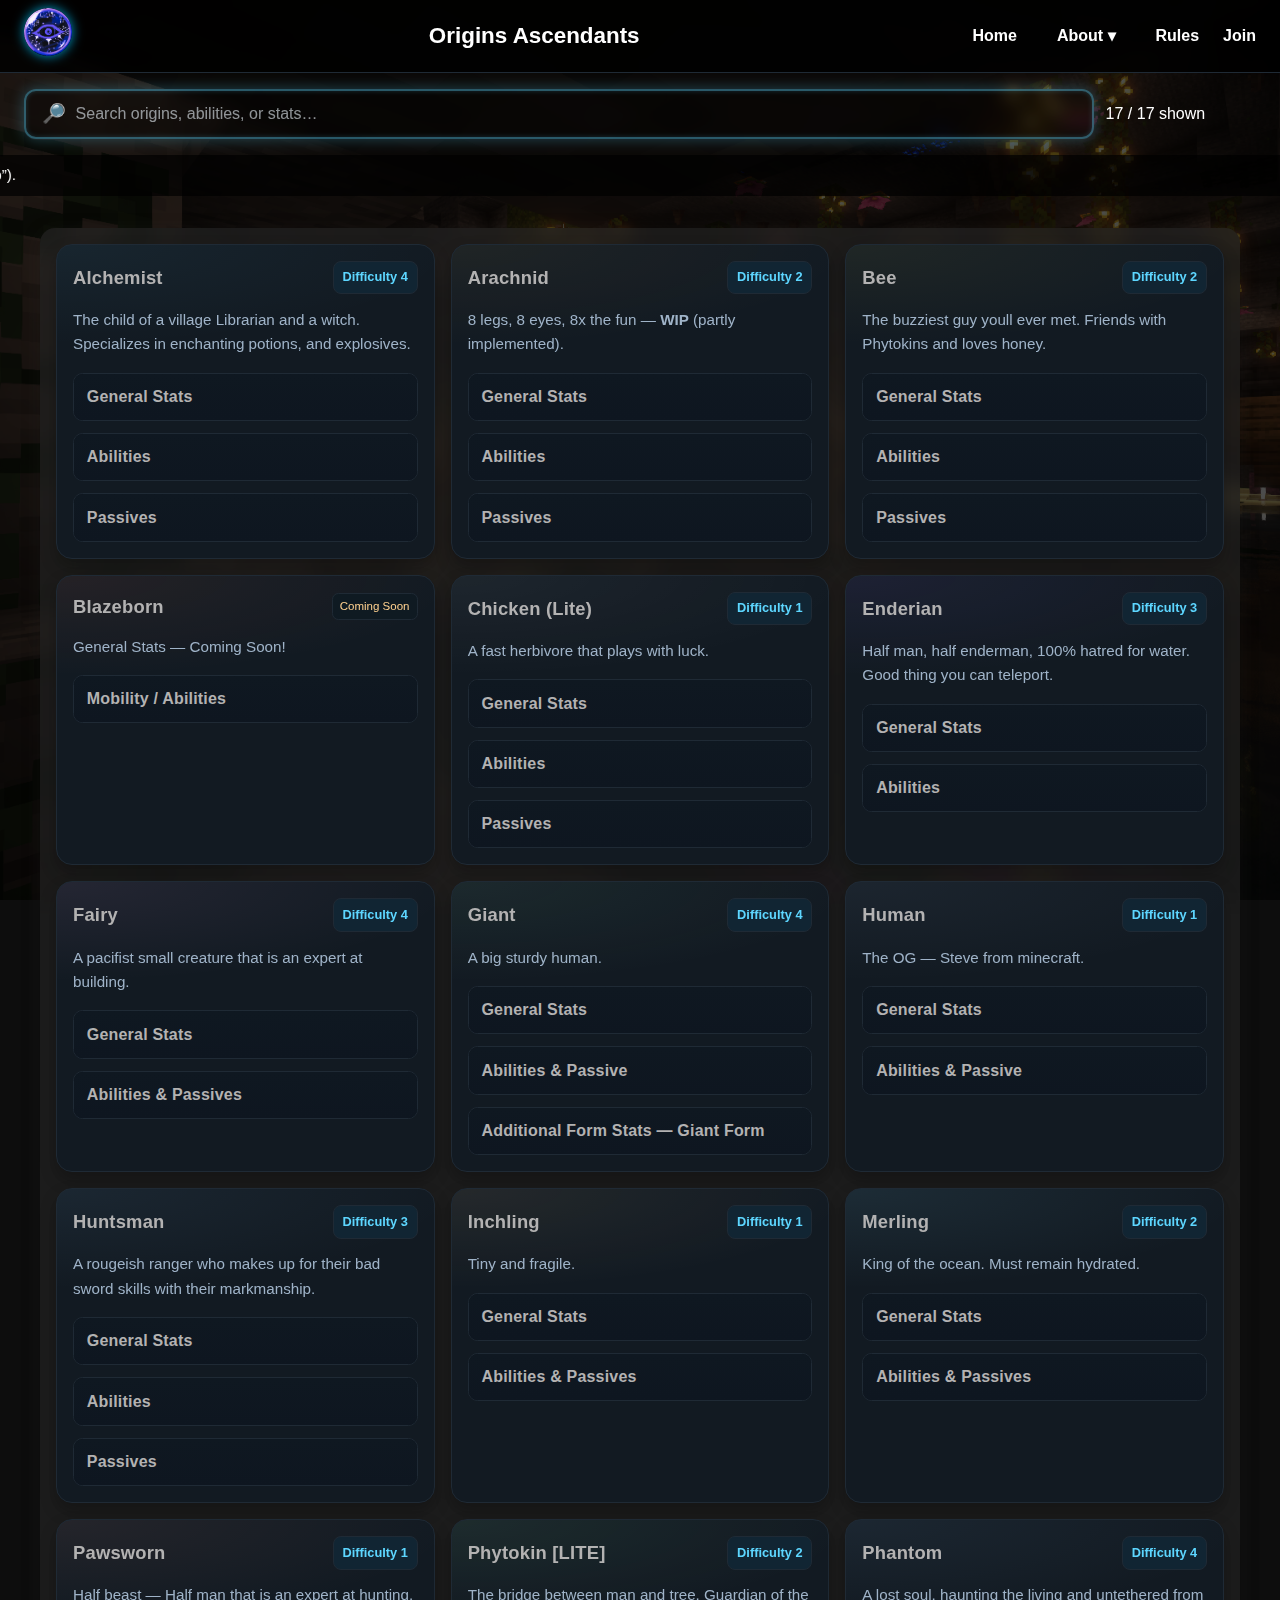
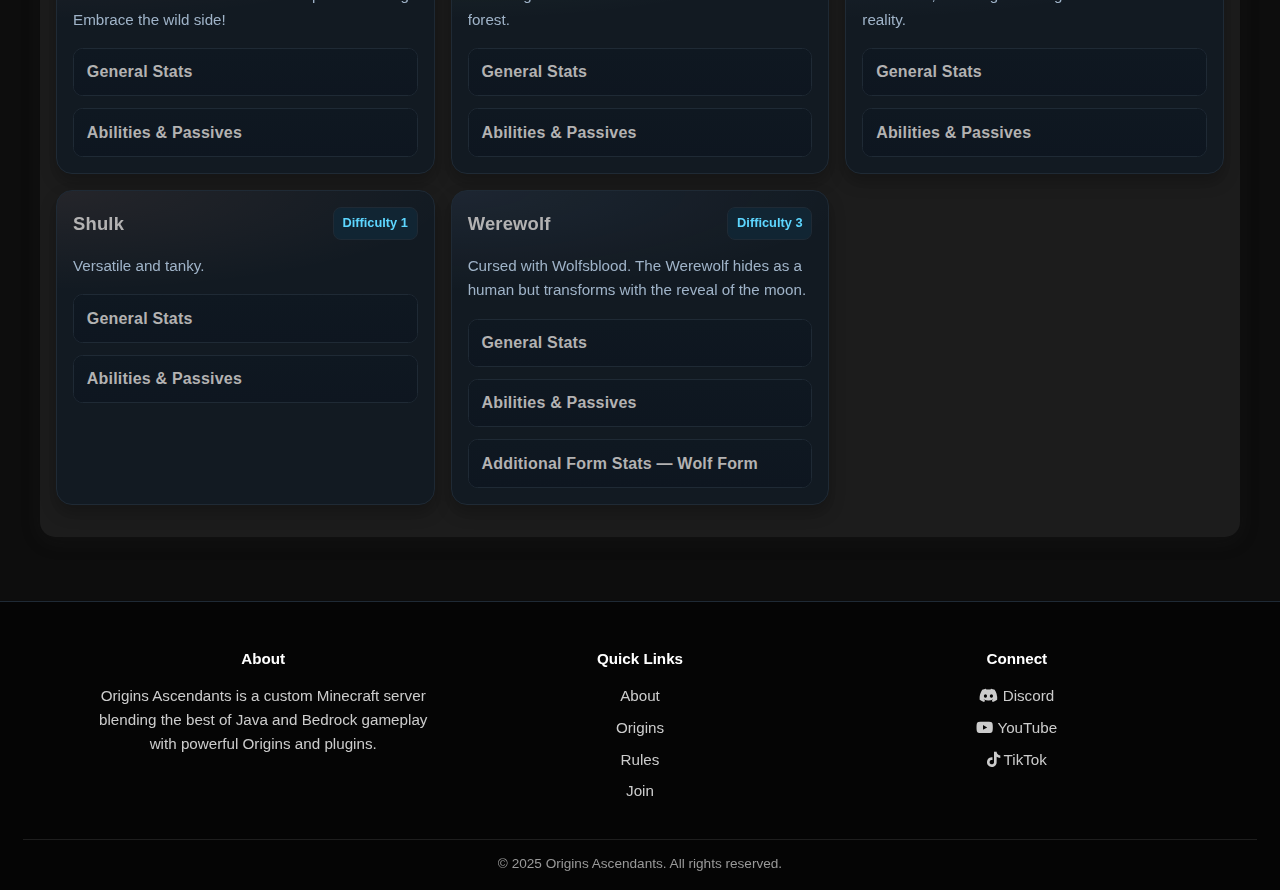
<file: origins.html>
<!DOCTYPE html>
<html lang="en">
<head>
  <meta charset="UTF-8" />
  <meta name="viewport" content="width=device-width, initial-scale=1.0" />
  <title>Origins Ascendants - Origins</title>
  <link rel="stylesheet" href="css/style.css" />
  <link rel="icon" href="assets/logo.png" type="image/png" />
  <link rel="stylesheet" href="https://cdnjs.cloudflare.com/ajax/libs/font-awesome/6.4.0/css/all.min.css" />
  <link rel="manifest" href="/manifest.json">
  <meta name="theme-color" content="#0b0b0b">
  <meta name="mobile-web-app-capable" content="yes">
  <meta name="apple-mobile-web-app-capable" content="yes">
  <link rel="apple-touch-icon" href="assets/logo.png">
<style>
  :root{
  /* =============================
    RESET & GLOBAL STYLES
  ============================= */
    
    --panel: #10161d;
    --panel-2:#0d1319;
    --card:#121a22;
    --muted:#9fb3c8;
    --text:#e8f0f7;
    --accent:#5dd6ff;
    --accent-2:#9effa8;
    --bad:#ff8b8b;
    --good:#a8ffa8;
    --border:#1f2a35;
    --chip:#17222d;
    --chip-text:#bcd0e5;
  }
  *{box-sizing:border-box}
  html,body{margin:0; background:linear-gradient(180deg,var(--bg),#0c141c); color:var(--text); font-family:system-ui,-apple-system,Segoe UI,Roboto,Ubuntu,Helvetica,Arial,sans-serif}
  header{
    position:sticky; top:0; z-index:5;
    background: linear-gradient(180deg, rgba(12,20,28,.98), rgba(12,20,28,.86));
    backdrop-filter: blur(8px);
    border-bottom:1px solid var(--border);
  }
  .container{max-width:1200px; margin:0 auto; padding:1rem}
  h1{font-size:1.6rem; margin:0 0 .5rem}
  .sub{color:var(--muted); margin:.25rem 0 1rem}

  * {
    margin: 0;
    padding: 0;
    box-sizing: border-box;
  }

  body {
    font-family: "Segoe UI", Arial, sans-serif;
    color: #fff;
    background: #0d0d0d;
    overflow-x: hidden;
  }

  /* =============================
    BACKGROUND SLIDES
  ============================= */
  .background-carousel {
    position: fixed;
    top: 0;
    left: 0;
    width: 100%;
    height: 100%;
    z-index: -2;
    overflow: hidden;
  }

  .background-carousel .slide {
    position: absolute;
    width: 100%;
    height: 100%;
    background-size: cover;
    background-position: center;
    opacity: 0;
    transition: opacity 1s ease-in-out;
  }

  .background-carousel .slide.active {
    opacity: 1;
  }

  .background-overlay {
    position: fixed;
    top: 0;
    left: 0;
    width: 100%;
    height: 100%;
    background: rgba(0,0,0,0.7);
    z-index: -1;
  }

  /* =============================
    HEADER & NAVBAR
  ============================= */
  .site-header {
    display: flex;
    align-items: center;
    justify-content: space-between;
    background: rgba(0,0,0,0.85);
    padding: 0.5rem 1.5rem;
    position: sticky;
    top: 0;
    z-index: 1000;
  }

  /* Logo + Title */
  .logo-container img {
    width: 48px;
    height: 48px;
    border-radius: 50%;
    box-shadow: 0 0 12px rgba(0, 200, 255, 0.8);
  }

  .site-title {
    font-size: 1.4rem;
    font-weight: 700;
    margin-left: 0.5rem;
    color: #fff;
    display: inline-block;
  }

  /* Nav links */
  .nav-links {
    display: flex;
    align-items: center;
    gap: 1.5rem;
  }

  .nav-links a {
    color: #fff;
    text-decoration: none;
    font-weight: 600;
    transition: color 0.2s;
  }

  .nav-links a:hover,
  .nav-links a.active {
    color: #ffb400; /* golden highlight */
  }

  /* Dropdown */
  .dropdown {
    position: relative;
  }

  .dropdown a {
    cursor: pointer;
  }

  .dropdown-content {
    position: absolute;
    top: 100%;
    left: 0;
    background: rgba(20, 20, 20, 0.95);
    border: 1px solid rgba(255,255,255,0.1);
    display: none;
    flex-direction: column;
    min-width: 160px;
    padding: 0.5rem 0;
    border-radius: 6px;
  }

  .dropdown-content a {
    padding: 0.5rem 1rem;
    white-space: nowrap;
  }

  .dropdown-content a:hover {
    background: rgba(255,255,255,0.05);
  }

  .dropdown:hover .dropdown-content {
    display: flex;
  }

  /* =============================
    FUTURISTIC SEARCH BAR
  ============================= */
  .toolbar {
    display: flex;
    align-items: center;
    gap: 0.75rem;
    margin: 1rem 1.5rem;
  }

  .search {
    display: flex;
    align-items: center;
    gap: 0.6rem;
    padding: 0.5rem 1rem;
    border-radius: 12px;
    background: rgba(0, 0, 0, 0.3);
    border: 2px solid rgba(93, 214, 255, 0.4);
    box-shadow: 0 0 15px rgba(93, 214, 255, 0.3), inset 0 0 5px rgba(93, 214, 255, 0.2);
    transition: all 0.3s ease;
    backdrop-filter: blur(8px);
  }

  .search:hover {
    border-color: #5dd6ff;
    box-shadow: 0 0 20px #5dd6ff, inset 0 0 8px #5dd6ff;
  }

  .search input {
    background: transparent;
    border: none;
    outline: none;
    color: #e8f0f7;
    font-size: 1rem;
    width: 1000px;
    padding: 0.4rem 0;
    caret-color: #5dd6ff;
    transition: all 0.2s ease;
  }

  .search input::placeholder {
    color: rgba(232, 240, 247, 0.6);
  }

  .search span {
    font-size: 1.2rem;
    color: #5dd6ff;
    transition: transform 0.3s ease;
  }

  .search:hover span {
    transform: scale(1.2);
  }


  /* =============================
    TIPS TICKER
  ============================= */
  .tips-ticker {
    width: 100%;
    overflow: hidden;
    white-space: nowrap;
    background: rgba(0,0,0,0.7);
    padding: 0.5rem 1rem;
    font-size: 0.95rem;
    color: #fff;
    position: relative;
  }

  .ticker-track {
    display: inline-block;
    animation: ticker 40s linear infinite;
  }

  .ticker-track span {
    display: inline-block;
    margin-right: 4rem; /* wider gap between tips */
    padding-left: 100%; /* start offscreen */
    transform: translateX(100%);
    will-change: transform;
  }

  @keyframes ticker {
    0% { transform: translateX(100%); }
    100% { transform: translateX(-100%); }
  }
  /* Grid */
  .grid{
    display:grid; gap:1rem; margin:1rem 0 2rem;
    grid-template-columns: repeat( auto-fill, minmax(290px, 1fr) );
  }

  /* Card */
  .origin-card{
    background: radial-gradient(1200px 300px at 0% 0%, rgba(93,214,255,.06), transparent 40%),
                var(--card);
    border:1px solid var(--border);
    border-radius:1rem; padding:1rem; display:flex; flex-direction:column; gap:.75rem;
    transition: transform .12s ease, border-color .12s ease, box-shadow .12s ease;
    box-shadow: 0 8px 16px rgba(0,0,0,.25);
  }
  .origin-card:hover{ transform: translateY(-2px); border-color:#244255; box-shadow: 0 10px 20px rgba(0,0,0,.3) }

  .topline{display:flex; gap:.5rem; align-items:center; justify-content:space-between}
  .name{font-weight:700; font-size:1.15rem; letter-spacing:.2px}
  .difficulty{font-weight:700; font-size:.8rem; background:#112533; border:1px solid var(--border); padding:.35rem .55rem; border-radius:.5rem; color:var(--accent)}
  .flavor{color:var(--muted); font-size:.95rem; margin:.1rem 0 .25rem}

  .chips{display:flex; flex-wrap:wrap; gap:.35rem}
  .chip{background:var(--chip); border:1px solid var(--border); color:var(--chip-text); padding:.28rem .5rem; border-radius:.5rem; font-size:.75rem}

  details{
    border:1px solid var(--border); border-radius:.6rem; overflow:hidden; background:var(--panel-2)
  }
  summary{
    list-style:none; cursor:pointer; padding:.65rem .8rem; position:relative; font-weight:600; letter-spacing:.2px;
    display:flex; align-items:center; gap:.5rem; background:linear-gradient(180deg,#0f1821,#0e1620);
  }
  summary::-webkit-details-marker{display:none}
  details[open] summary{border-bottom:1px solid var(--border)}
  .content{padding:.75rem .9rem; display:grid; gap:.35rem; font-size:.93rem}
  .dim{color:var(--muted)}
  .note{font-size:.8rem; color:var(--muted)}

  ul.clean {margin:.25rem 0 .25rem 1rem}
  ul.clean li{margin:.15rem 0}

  .badge{display:inline-block; font-size:.72rem; padding:.2rem .45rem; border-radius:.4rem; border:1px solid var(--border); background:#0f1a22; color:#a6c0d8}
  .coming{color:#ffd18f}
  .passive{display:flex; gap:.5rem; align-items:flex-start}
  .passive b{white-space:nowrap}

  /* Color accents per origin (subtle) */
  .origin-alchemist{background: radial-gradient(1000px 250px at 0% 0%, rgba(119,221,255,.06), transparent 40%), var(--card)}
  .origin-arachnid{background: radial-gradient(1000px 250px at 0% 0%, rgba(255,198,93,.06), transparent 40%), var(--card)}
  .origin-bee{background: radial-gradient(1000px 250px at 0% 0%, rgba(255,240,93,.06), transparent 40%), var(--card)}
  .origin-blazeborn{background: radial-gradient(1000px 250px at 0% 0%, rgba(255,121,79,.08), transparent 40%), var(--card)}
  .origin-chicken{background: radial-gradient(1000px 250px at 0% 0%, rgba(255,255,255,.05), transparent 40%), var(--card)}
  .origin-enderian{background: radial-gradient(1000px 250px at 0% 0%, rgba(158,114,255,.08), transparent 40%), var(--card)}
  .origin-fairy{background: radial-gradient(1000px 250px at 0% 0%, rgba(255,179,248,.08), transparent 40%), var(--card)}
  .origin-giant{background: radial-gradient(1000px 250px at 0% 0%, rgba(146,221,173,.08), transparent 40%), var(--card)}
  .origin-human{background: radial-gradient(1000px 250px at 0% 0%, rgba(192,214,255,.06), transparent 40%), var(--card)}
  .origin-huntsman{background: radial-gradient(1000px 250px at 0% 0%, rgba(148,207,255,.07), transparent 40%), var(--card)}
  .origin-inchling{background: radial-gradient(1000px 250px at 0% 0%, rgba(255,214,151,.08), transparent 40%), var(--card)}
  .origin-merling{background: radial-gradient(1000px 250px at 0% 0%, rgba(137,224,255,.09), transparent 40%), var(--card)}
  .origin-pawsworn{background: radial-gradient(1000px 250px at 0% 0%, rgba(255,161,144,.08), transparent 40%), var(--card)}
  .origin-phytokin{background: radial-gradient(1000px 250px at 0% 0%, rgba(161,255,176,.08), transparent 40%), var(--card)}
  .origin-phantom{background: radial-gradient(1000px 250px at 0% 0%, rgba(160,208,255,.07), transparent 40%), var(--card)}
  .origin-shulk{background: radial-gradient(1000px 250px at 0% 0%, rgba(255,167,137,.08), transparent 40%), var(--card)}
  .origin-werewolf{background: radial-gradient(1000px 250px at 0% 0%, rgba(176,196,255,.07), transparent 40%), var(--card)}

  /* Footer tiny */
  footer{color:var(--muted); font-size:.85rem; border-top:1px solid var(--border); padding:1rem}
  


</style>
</head>

<body>
  <!-- ✦ BACKGROUND SLIDER -->
  <div class="background-carousel">
    <div class="slide active" style="background-image: url('assets/bg1.jpg');"></div>
    <div class="slide" style="background-image: url('assets/bg2.jpg');"></div>
    <div class="slide" style="background-image: url('assets/bg3.jpg');"></div>
    <div class="slide" style="background-image: url('assets/bg4.jpg');"></div>
    <div class="slide" style="background-image: url('assets/bg5.jpg');"></div>
    <div class="slide" style="background-image: url('assets/bg6.jpg');"></div>
    <div class="slide" style="background-image: url('assets/bg7.jpg');"></div>
    <div class="slide" style="background-image: url('assets/bg8.jpg');"></div>
    <div class="slide" style="background-image: url('assets/bg9.jpg');"></div>
    <div class="slide" style="background-image: url('assets/bg10.jpg');"></div>
    <div class="slide" style="background-image: url('assets/bg11.jpg');"></div>
    <div class="slide" style="background-image: url('assets/bg12.jpg');"></div>
    <div class="slide" style="background-image: url('assets/bg13.jpg');"></div>
  </div>
  <div class="background-overlay"></div>
  <!-- ✦ PAGE CONTENT BELOW -->
  <a class="skip-link" href="#main-content">Skip to content</a>
  <header class="site-header">
    <!-- Logo -->
    <div class="logo-container">
      <a href="index.html">
        <img src="assets/logo.png" class="site-logo" alt="Origins Ascendants Logo">
      </a>
    </div>

    <!-- Title -->
    <h1 class="site-title">Origins Ascendants</h1>

    <!-- Navigation -->
    <button class="menu-toggle" aria-label="Menu" aria-expanded="false">
      <span class="hamburger" aria-hidden="true"></span>
    </button>
    <nav class="nav-links" id="navMenu" aria-label="Main navigation">
      <a href="index.html">Home</a>

      <div class="dropdown">
        <a href="about.html" class="dropbtn">About ▾</a>
        <div class="dropdown-content">
          <a href="wiki.html">Wiki</a>
          <a href="origins.html">Origins</a>
          <a href="map.html">Map</a>
        </div>
      </div>

  <a href="rule.html">Rules</a>
      <a href="contact.html">Join</a>
    </nav>
    <div id="pwa-install" class="pwa-install" hidden aria-hidden="true" role="dialog" aria-live="polite">
      <span class="pwa-message">Add Origins Ascendants to your home screen for quick access.</span>
      <button id="installBtn" class="btn-primary">Install</button>
      <button id="dismissInstall" class="btn-secondary" aria-label="Dismiss install prompt">Later</button>
    </div>
  </header>

  <!-- ✦ SEARCH BAR -->
  <div class="toolbar">
    <div class="search" role="search">
      <span aria-hidden="true">🔎</span>
      <input id="search" placeholder="Search origins, abilities, or stats…" autocomplete="off" />
    </div>
    <span class="count" id="count"></span>
  </div>

  <!-- ✦ TIPS TICKER -->
  <div class="tips-ticker" aria-label="Gameplay Tips">
    <div class="ticker-track">
      <span>💡 Tip: Use the search box to filter by name, abilities (“teleport”, “pollinate”), or keywords (“melee 120%”, “trident”, “climb”).</span>
      <span>💡 Tip: If on Bedrock, use abilities by emotes.</span>
      <span>💡 Tip: Use /human then /origin or "F" if on Java.</span>
      <span>💡 Tip: Crouching + "F" is 2nd ability and "F" is 1st ability on Java.</span>
      <span>💡 Tip: Shulk is recommended for beginners due to its tough shell and infinite Ender Chest power.</span>
    </div>
  </div>
  
<main id="main-content" class="container">
  <section class="grid" id="grid">

    <!-- === ALCHEMIST === -->
    <article class="origin-card origin-alchemist" data-origin="alchemist difficulty 4 potions explosives enchanting xp arcane analysis catalyst shield" tabindex="0" aria-labelledby="alchemist-title">
      <div class="topline">
        <div class="name" id="alchemist-title">Alchemist</div>
        <span class="difficulty">Difficulty 4</span>
      </div>
      <p class="flavor">The child of a village Librarian and a witch. Specializes in enchanting potions, and explosives.</p>
      
      <details>
        <summary>General Stats</summary>
        <div class="content">
          <div><b>Mobility:</b> Speed: 105% (Sneaking: 30%) • Jump Height: 100% (Gravity: 100%)</div>
          <div><b>Luck:</b> 0.0 &nbsp;•&nbsp; <b>Size:</b> 100% &nbsp;•&nbsp; <b>Metabolic Adjustment:</b> 0.0</div>
          <div><b>Mining Capability:</b> Base Speed: 100% • Tool Bonus: 0.0 • Water Efficiency: 20%</div>
          <div><b>Reach:</b> Building: 100% • Interact: 100%</div>
          <div><b>Melee Damage:</b> Base: 1.0 • Speed: 100% • Multiplier: 70%</div>
          <div><b>Health:</b> 18.0 • <b>Armor:</b> 0.0 • <b>Toughness:</b> 0.0</div>
          <div><b>Immunities:</b> Sharpness: false • Smite: true • Bane Of Arthropods: true</div>
          <div><b>Dodge Chance:</b> 1%</div>
          <div><b>Damage Taken:</b> Melee 120% • Projectiles 120% • Fire 100% • Explosion 80% • Magic 80% • Water 100% • Fall 100% (Fall Height: 3.0 blocks)</div>
          <div class="note">Stats may change based upon gameplay conditions.</div>
        </div>
      </details>

      <details>
        <summary>Abilities</summary>
        <div class="content">
          <div><b>Primary — Arcane Analysis (30s):</b> Gain expierence and change your current enchanting table rolls.</div>
          <div class="dim">ACTIVATION: Use a primary ability caster, swap hands (F, Java), perform an emote (Bedrock), or type /pa or /a1</div>
          <div><b>Secondary — Catalyst:</b> Received potion effects are modified by your catalyst.</div>
          <ul class="clean">
            <li>Glowstone — Stronger effects</li>
            <li>Redstone — longer effect duration</li>
            <li>Spider Eye — All effects are positive but major reduction in duration</li>
          </ul>
          <div class="dim">ACTIVATION: Use a secondary ability caster, swap hands while crouched (F + Shift, Java), crouched emote (Bedrock), or /sa or /a2</div>
          <div><b>Crouch Ability — Arcane Shield:</b> Can generate a shield to absorb damage at the cost of expierence.</div>
        </div>
      </details>

      <details>
        <summary>Passives</summary>
        <div class="content">
          <div class="passive"><b>Romeo &amp; Juliet:</b> Villagers will not trade with you but pillagers still attack you.</div>
          <div class="passive"><b>Alchemical Elixir:</b>
            <div>
              You can throw potions much farther.<br>
              Splash potions are more effective.<br>
              Lingering potions are much bigger and last longer.<br>
              Potion arrows now leave lingering puddles of their effects.
            </div>
          </div>
          <div class="passive"><b>Brains Over Bronze:</b> You struggle to pull back your bow and you are less effective in combat.</div>
          <div class="passive"><b>Alkahest Explosives:</b> Crossbow Fireworks are much stronger but travel much slower.</div>
          <div class="passive"><b>Boon of Wisdom:</b> You have a chance to keep expierence when enchanting and using anvils. Chance to receive 2xp when you keep your expierence on death.</div>
        </div>
      </details>
    </article>

    <!-- === ARACHNID === -->
    <article class="origin-card origin-arachnid" data-origin="arachnid difficulty 2 spider climb nocturnal chitin architect meat-only" tabindex="0" aria-labelledby="arachnid-title">
      <div class="topline">
        <div class="name" id="arachnid-title">Arachnid</div>
        <span class="difficulty">Difficulty 2</span>
      </div>
      <p class="flavor">8 legs, 8 eyes, 8x the fun — <b>WIP</b> (partly implemented).</p>

      <details>
        <summary>General Stats</summary>
        <div class="content">
          <div><b>Mobility:</b> Speed: 95% (Sneaking: 70%) • Jump Height: 125% (Gravity: 95%)</div>
          <div><b>Luck:</b> 0.0 • <b>Size:</b> 100% • <b>Metabolic Adjustment:</b> -0.001</div>
          <div><b>Mining Capability:</b> Base Speed: 114% • Tool Bonus: 0.2 • Water Efficiency: 50%</div>
          <div><b>Reach:</b> Building: 300% • Interact: 150%</div>
          <div><b>Melee Damage:</b> Base: 1.0 • Speed: 90% • Multiplier: 80%</div>
          <div><b>Health:</b> 18.0 • <b>Armor:</b> 0.0 • <b>Toughness:</b> 2.0</div>
          <div><b>Immunities:</b> Sharpness: true • Smite: true • Bane Of Arthropods: false</div>
          <div><b>Dodge Chance:</b> 2%</div>
          <div><b>Damage Taken:</b> Melee 85% • Projectiles 75% • Fire 133% • Explosion 85% • Magic 95% • Water 110% • Fall 80% (Fall Height: 8.0 blocks)</div>
          <div class="note">Stats may change based upon gameplay conditions.</div>
        </div>
      </details>

      <details>
        <summary>Abilities</summary>
        <div class="content">
          <div><b>No Primary Ability</b></div>
          <div><b>Secondary — Toggle Climb:</b> You can toggle climbing on walls.</div>
          <div class="dim">ACTIVATION: Secondary ability caster • Swap hands while crouched (F + Shift, Java) • Crouched emote (Bedrock) • /sa or /a2</div>
        </div>
      </details>

      <details>
        <summary>Passives</summary>
        <div class="content">
          <div class="passive"><b>Predator:</b> You only eat meat.</div>
          <div class="passive"><b>Nocturnal:</b> You have a chance to get a random buff based upon the moon cycle.</div>
          <div class="passive"><b>Eighted Armed Architect:</b> You have increased combat range and extremely increased build range.</div>
          <div class="passive"><b>Tough Chitin:</b> You have resistance Chitin but that does not stop them from trying to burn you with fire.</div>
        </div>
      </details>
    </article>

    <!-- === BEE === -->
    <article class="origin-card origin-bee" data-origin="bee difficulty 2 honey pollinate levitate final sting phytokin" tabindex="0" aria-labelledby="bee-title">
      <div class="topline">
        <div class="name" id="bee-title">Bee</div>
        <span class="difficulty">Difficulty 2</span>
      </div>
      <p class="flavor">The buzziest guy youll ever met. Friends with Phytokins and loves honey.</p>
      
      <details>
        <summary>General Stats</summary>
        <div class="content">
          <div><b>Mobility:</b> Speed: 100% (Sneaking: 70%) • Jump Height: 80% (Gravity: 40%)</div>
          <div><b>Luck:</b> 0.0 • <b>Size:</b> 50% • <b>Metabolic Adjustment:</b> 0.0</div>
          <div><b>Mining Capability:</b> Base Speed: 90% • Tool Bonus: 0.0 • Water Efficiency: 10%</div>
          <div><b>Reach:</b> Building: 90% • Interact: 90%</div>
          <div><b>Melee Damage:</b> Base: 1.0 • Speed: 100% • Multiplier: 85%</div>
          <div><b>Health:</b> 14.0 • <b>Armor:</b> 0.0 • <b>Toughness:</b> 0.0</div>
          <div><b>Immunities:</b> Sharpness: true • Smite: true • Bane Of Arthropods: false</div>
          <div><b>Dodge Chance:</b> 3%</div>
          <div><b>Damage Taken:</b> Melee 100% • Projectiles 110% • Fire 100% • Explosion 100% • Magic 110% • Water 100% • Fall 50% (Fall Height: 10.0 blocks)</div>
          <div class="note">Stats may change based upon gameplay conditions.</div>
        </div>
      </details>

      <details>
        <summary>Abilities</summary>
        <div class="content">
          <div><b>Primary — Pollinate (60s):</b> Bonemeals saplings and has a chance to harvest honey, honeycombs, and flowers from nearby flowers. Grants Phytokins temporary bonus health.</div>
          <div class="dim">ACTIVATION: Primary caster • Swap hands (F) • Emote (Bedrock) • /pa or /a1</div>
          <div><b>Secondary — Final Sting (Toggle):</b> You have a 1% chance to deal 10x damage. This will take you down to half a heart.</div>
          <div class="dim">ACTIVATION: Secondary caster • Swap hands while crouched (F + Shift) • Crouched emote • /sa or /a2</div>
          <div><b>Crouch Ability — Buzz Away:</b> Crouching will make you levitate. You can move faster with swiftsneak. You also have lower gravity. Cannot fly while wet.</div>
        </div>
      </details>

      <details>
        <summary>Passives</summary>
        <div class="content">
          <div class="passive"><b>The Hivemind:</b> You gain regeneration while near other Bees, and saturation while near Phytokins.</div>
          <div class="passive"><b>The BEEst life:</b> You only have 6 hearts, and can only eat honey.</div>
        </div>
      </details>
    </article>

    <!-- === BLAZEBORN (Coming Soon) === -->
    <article class="origin-card origin-blazeborn" data-origin="blazeborn coming soon" aria-labelledby="blazeborn-title">
      <div class="topline">
        <div class="name" id="blazeborn-title">Blazeborn</div>
        <span class="badge coming">Coming Soon</span>
      </div>
      <p class="flavor">General Stats — Coming Soon!</p>
      <details>
        <summary>Mobility / Abilities</summary>
        <div class="content">
          <div>N/A</div>
        </div>
      </details>
    </article>

    <!-- === CHICKEN (Lite) === -->
    <article class="origin-card origin-chicken" data-origin="chicken lite difficulty 1 lucky eggs flutter herbivore fast agile" aria-labelledby="chicken-title">
      <div class="topline">
        <div class="name" id="chicken-title">Chicken (Lite)</div>
        <span class="difficulty">Difficulty 1</span>
      </div>
      <p class="flavor">A fast herbivore that plays with luck.</p>

      <details>
        <summary>General Stats</summary>
        <div class="content">
          <div><b>Mobility:</b> Speed: 150% (Sneaking: 33%) • Jump Height: 100% (Gravity: 95%)</div>
          <div><b>Luck:</b> 3.0 • <b>Size:</b> 50% • <b>Metabolic Adjustment:</b> -0.008</div>
          <div><b>Mining Capability:</b> Base Speed: 90% • Tool Bonus: 0.0 • Water Efficiency: 33%</div>
          <div><b>Reach:</b> Building: 75% • Interact: 75%</div>
          <div><b>Melee Damage:</b> Base: 1.0 • Speed: 90% • Multiplier: 90%</div>
          <div><b>Health:</b> 18.0 • <b>Armor:</b> 0.0 • <b>Toughness:</b> 0.0</div>
          <div><b>Immunities:</b> Sharpness: false • Smite: true • Bane Of Arthropods: true</div>
          <div><b>Dodge Chance:</b> 10%</div>
          <div><b>Damage Taken:</b> Melee 90% • Projectiles 90% • Fire 90% • Explosion 110% • Magic 110% • Water 90% • Fall 50% (Fall Height: 5.0 blocks)</div>
          <div class="note">Stats may change based upon gameplay conditions.</div>
        </div>
      </details>

      <details>
        <summary>Abilities</summary>
        <div class="content">
          <div><b>Primary — Lucky Eggs (90s):</b> Spawn a random mob. Be careful, it may be something dangerous.</div>
          <div class="dim">ACTIVATION: Primary caster • Swap hands (F) • Emote (Bedrock) • /pa or /a1</div>
          <div><b>No Secondary Ability</b></div>
          <div><b>Crouch Ability — Flutter:</b> Descend slower by fluttering your wings.</div>
        </div>
      </details>

      <details>
        <summary>Passives</summary>
        <div class="content">
          <div class="passive"><b>Grassfeeder:</b> Can only eat plants but has an efficent metabolism.</div>
          <div class="passive"><b>Fast and Agile:</b> You are small, fast and agile.</div>
        </div>
      </details>
    </article>

    <!-- === ENDERIAN === -->
    <article class="origin-card origin-enderian" data-origin="enderian difficulty 3 blink teleport distortion water-weak" aria-labelledby="enderian-title">
      <div class="topline">
        <div class="name" id="enderian-title">Enderian</div>
        <span class="difficulty">Difficulty 3</span>
      </div>
      <p class="flavor">Half man, half enderman, 100% hatred for water. Good thing you can teleport.</p>

      <details>
        <summary>General Stats</summary>
        <div class="content">
          <div><b>Mobility:</b> Speed: 103% (Sneaking: 30%) • Jump Height: 110% (Gravity: 95%)</div>
          <div><b>Luck:</b> 0.0 • <b>Size:</b> 150% • <b>Metabolic Adjustment:</b> -0.002</div>
          <div><b>Mining Capability:</b> Base Speed: 100% • Tool Bonus: 0.0 • Water Efficiency: 20%</div>
          <div><b>Reach:</b> Building: 133% • Interact: 133%</div>
          <div><b>Melee Damage:</b> Base: 1.0 • Speed: 100% • Multiplier: 100%</div>
          <div><b>Health:</b> 20.0 • <b>Armor:</b> 0.0 • <b>Toughness:</b> 0.0</div>
          <div><b>Immunities:</b> Sharpness: false • Smite: true • Bane Of Arthropods: true</div>
          <div><b>Dodge Chance:</b> 0%</div>
          <div><b>Damage Taken:</b> Melee 100% • Projectiles 100% • Fire 100% • Explosion 100% • Magic 100% • Water 150% • Fall 0% (Fall Height: 3.0 blocks)</div>
          <div class="note">Stats may change based upon gameplay conditions.</div>
        </div>
      </details>

      <details>
        <summary>Abilities</summary>
        <div class="content">
          <div><b>Primary — Blink:</b> Teleports directly where you are looking.</div>
          <div class="dim">ACTIVATION: Primary caster • Swap hands (F) • Emote • /pa or /a1</div>
          <div><b>Secondary — Distortion Dodging:</b> Teleports when taking damage. Has a chance to dodge an attack when teleporting.</div>
          <div class="dim">ACTIVATION: Secondary caster • Swap hands while crouched (F + Shift) • Crouched emote • /sa or /a2</div>
        </div>
      </details>
    </article>

    <!-- === FAIRY === -->
    <article class="origin-card origin-fairy" data-origin="fairy difficulty 4 pacifist builder energize flight small" aria-labelledby="fairy-title">
      <div class="topline">
        <div class="name" id="fairy-title">Fairy</div>
        <span class="difficulty">Difficulty 4</span>
      </div>
      <p class="flavor">A pacifist small creature that is an expert at building.</p>

      <details>
        <summary>General Stats</summary>
        <div class="content">
          <div><b>Mobility:</b> Speed: 90% (Sneaking: 50%) • Jump Height: 80% (Gravity: 50%)</div>
          <div><b>Luck:</b> 1.0 • <b>Size:</b> 30% • <b>Metabolic Adjustment:</b> -0.006</div>
          <div><b>Mining Capability:</b> Base Speed: 110% • Tool Bonus: 0.0 • Water Efficiency: 33%</div>
          <div><b>Reach:</b> Building: 70% • Interact: 70%</div>
          <div><b>Melee Damage:</b> Base: 1.0 • Speed: 100% • Multiplier: 100%</div>
          <div><b>Health:</b> 8.0 • <b>Armor:</b> 0.0 • <b>Toughness:</b> 2.0</div>
          <div><b>Immunities:</b> Sharpness: false • Smite: true • Bane Of Arthropods: true</div>
          <div><b>Dodge Chance:</b> 15%</div>
          <div><b>Damage Taken:</b> Melee 50% • Projectiles 110% • Fire 100% • Explosion 100% • Magic 50% • Water 75% • Fall 100% (Fall Height: 10.0 blocks)</div>
          <div class="note">Stats may change based upon gameplay conditions.</div>
        </div>
      </details>

      <details>
        <summary>Abilities & Passives</summary>
        <div class="content">
          <div><b>Primary — Energize (90s):</b> Energizes nearby players with energy to make them feel more refreshed.</div>
          <div class="dim">ACTIVATION: Primary caster • Swap hands (F) • Emote • /pa or /a1</div>
          <div><b>No Secondary Ability</b></div>
          <div class="passive"><b>Small Wings:</b> Can fly with creative flight.</div>
          <div class="passive"><b>Pacifist Mindset:</b> Fairies do not like violence and avoid combat as much as possible.</div>
          <div class="passive"><b>Small:</b> Very small and has little health.</div>
          <div class="passive"><b>Sugary Sweet:</b> Can only eat sweet foods but gets small boost of energy when eating sweets.</div>
        </div>
      </details>
    </article>

    <!-- === GIANT === -->
    <article class="origin-card origin-giant" data-origin="giant difficulty 4 roar enlarge big boned form" aria-labelledby="giant-title">
      <div class="topline">
        <div class="name" id="giant-title">Giant</div>
        <span class="difficulty">Difficulty 4</span>
      </div>
      <p class="flavor">A big sturdy human.</p>

      <details>
        <summary>General Stats</summary>
        <div class="content">
          <div><b>Mobility:</b> Speed: 133% (Sneaking: 25%) • Jump Height: 200% (Gravity: 100%)</div>
          <div><b>Luck:</b> 0.0 • <b>Size:</b> 200% • <b>Metabolic Adjustment:</b> 0.01</div>
          <div><b>Mining Capability:</b> Base Speed: 133% • Tool Bonus: 0.05 • Water Efficiency: 25%</div>
          <div><b>Reach:</b> Building: 250% • Interact: 250%</div>
          <div><b>Melee Damage:</b> Base: 2.0 • Speed: 50% • Multiplier: 114%</div>
          <div><b>Health:</b> 30.0 • <b>Armor:</b> 0.0 • <b>Toughness:</b> 0.0</div>
          <div><b>Immunities:</b> Sharpness: false • Smite: true • Bane Of Arthropods: true</div>
          <div><b>Dodge Chance:</b> 0%</div>
          <div><b>Damage Taken:</b> Melee 85% • Projectiles 75% • Fire 110% • Explosion 110% • Magic 100% • Water 105% • Fall 125% (Fall Height: 12.0 blocks)</div>
          <div class="note">Stats may change based upon gameplay conditions.</div>
        </div>
      </details>

      <details>
        <summary>Abilities & Passive</summary>
        <div class="content">
          <div><b>Primary — Roar (40s):</b> Stun enemies with your roar and embolden your allies.</div>
          <div class="dim">ACTIVATION: Primary caster • Swap hands (F) • Emote • /pa or /a1</div>
          <div><b>Secondary — Enlarge (180s):</b> Grows larger and stronger but has a long cooldown between growing and ungrowing.</div>
          <div class="dim">ACTIVATION: Secondary caster • Swap hands while crouched (F + Shift) • Crouched emote • /sa or /a2</div>
          <div class="passive"><b>Big Boned:</b> You have more health, strength and reach.</div>
        </div>
      </details>

      <details>
        <summary>Additional Form Stats — Giant Form</summary>
        <div class="content">
          <div><b>Giant Mobility:</b> Speed: 225% (Sneaking: 25%) • Jump Height: 420% (Gravity: 200%)</div>
          <div><b>Luck:</b> 0.0 • <b>Size:</b> 400% • <b>Metabolic Adjustment:</b> 0.02</div>
          <div><b>Mining Capability:</b> Base Speed: 300% • Tool Bonus: 0.06 • Water Efficiency: 33%</div>
          <div><b>Reach:</b> Building: 400% • Interact: 350%</div>
          <div><b>Melee Damage:</b> Base: 3.0 • Speed: 40% • Multiplier: 150%</div>
          <div><b>Health:</b> 40.0 • <b>Armor:</b> 2.0 • <b>Toughness:</b> 1.0</div>
          <div><b>Immunities:</b> Sharpness: false • Smite: true • Bane Of Arthropods: true</div>
          <div><b>Dodge Chance:</b> 0%</div>
          <div><b>Damage Taken:</b> Melee 60% • Projectiles 45% • Fire 125% • Explosion 125% • Magic 95% • Water 105% • Fall 125% (Fall Height: 20.0 blocks)</div>
          <div class="note">Stats may change based upon gameplay conditions.</div>
        </div>
      </details>
    </article>

    <!-- === HUMAN === -->
    <article class="origin-card origin-human" data-origin="human difficulty 1 mundane" aria-labelledby="human-title">
      <div class="topline">
        <div class="name" id="human-title">Human</div>
        <span class="difficulty">Difficulty 1</span>
      </div>
      <p class="flavor">The OG — Steve from minecraft.</p>

      <details>
        <summary>General Stats</summary>
        <div class="content">
          <div><b>Mobility:</b> Speed: 100% (Sneaking: 30%) • Jump Height: 100% (Gravity: 100%)</div>
          <div><b>Luck:</b> 0.0 • <b>Size:</b> 100% • <b>Metabolic Adjustment:</b> 0.0</div>
          <div><b>Mining Capability:</b> Base Speed: 100% • Tool Bonus: 0.0 • Water Efficiency: 20%</div>
          <div><b>Reach:</b> Building: 100% • Interact: 100%</div>
          <div><b>Melee Damage:</b> Base: 1.0 • Speed: 100% • Multiplier: 100%</div>
          <div><b>Health:</b> 20.0 • <b>Armor:</b> 0.0 • <b>Toughness:</b> 0.0</div>
          <div><b>Immunities:</b> Sharpness: false • Smite: true • Bane Of Arthropods: true</div>
          <div><b>Dodge Chance:</b> 1%</div>
          <div><b>Damage Taken:</b> Melee 100% • Projectiles 100% • Fire 100% • Explosion 100% • Magic 100% • Water 100% • Fall 100% (Fall Height: 3.0 blocks)</div>
          <div class="note">Stats may change based upon gameplay conditions.</div>
        </div>
      </details>

      <details>
        <summary>Abilities & Passive</summary>
        <div class="content">
          <div><b>No Primary Ability</b></div>
          <div><b>No Secondary Ability</b></div>
          <div class="passive"><b>Mundane:</b> No special abilities — just good ol human.</div>
        </div>
      </details>
    </article>

    <!-- === HUNTSMAN === -->
    <article class="origin-card origin-huntsman" data-origin="huntsman difficulty 3 ranger precision change tip stalk marksman" aria-labelledby="huntsman-title">
      <div class="topline">
        <div class="name" id="huntsman-title">Huntsman</div>
        <span class="difficulty">Difficulty 3</span>
      </div>
      <p class="flavor">A rougeish ranger who makes up for their bad sword skills with their markmanship.</p>

      <details>
        <summary>General Stats</summary>
        <div class="content">
          <div><b>Mobility:</b> Speed: 90% (Sneaking: 25%) • Jump Height: 100% (Gravity: 95%)</div>
          <div><b>Luck:</b> 0.0 • <b>Size:</b> 100% • <b>Metabolic Adjustment:</b> 0.0</div>
          <div><b>Mining Capability:</b> Base Speed: 100% • Tool Bonus: 0.0 • Water Efficiency: 20%</div>
          <div><b>Reach:</b> Building: 100% • Interact: 90%</div>
          <div><b>Melee Damage:</b> Base: 1.0 • Speed: 65% • Multiplier: 45%</div>
          <div><b>Health:</b> 20.0 • <b>Armor:</b> 0.0 • <b>Toughness:</b> 0.0</div>
          <div><b>Immunities:</b> Sharpness: false • Smite: true • Bane Of Arthropods: true</div>
          <div><b>Dodge Chance:</b> 5%</div>
          <div><b>Damage Taken:</b> Melee 105% • Projectiles 66% • Fire 100% • Explosion 105% • Magic 95% • Water 95% • Fall 100% (Fall Height: 5.0 blocks)</div>
          <div class="note">Stats may change based upon gameplay conditions.</div>
        </div>
      </details>

      <details>
        <summary>Abilities</summary>
        <div class="content">
          <div><b>Primary — Precision (30s):</b> Turn invisible and shoot a lethal arrow.</div>
          <div class="dim">ACTIVATION: Primary caster • Swap hands (F) • Emote • /pa or /a1</div>
          <div><b>Secondary — Change Tip:</b> You swift your tip for your bow. Available tips are:</div>
          <ul class="clean">
            <li>Standard — a sharp tip meant to kill</li>
            <li>Buffing — an arrow that heals the target and gives strength</li>
            <li>Stun — an arrow that stuns enemies</li>
          </ul>
          <div class="dim">ACTIVATION: Secondary caster • Swap hands while crouched (F + Shift) • Crouched emote • /sa or /a2</div>
          <div><b>Crouch Ability — Stalk:</b> Crouching makes you slow but invisible with safe fall.</div>
        </div>
      </details>

      <details>
        <summary>Passives</summary>
        <div class="content">
          <div class="passive"><b>Explorer:</b> You are slowed down less on rough terrain and make less sound when moving. You can also sprint quickly when in danger.</div>
          <div class="passive"><b>Marksman:</b> Crossbow will deal bonus damage against armor and your arrows are faster faster arrows.</div>
          <div class="passive"><b>Aerial Denial:</b> Arrows do extra damage to gliding enemies.</div>
          <div class="passive"><b>Unskilled Fighter:</b> You are bad with melee combat and deal less damage.</div>
          <div class="passive"><b>Slow Position:</b> You are slower than normal and extra quiet around skulks but can quickly escape when in danger.</div>
        </div>
      </details>
    </article>

    <!-- === INCHLING === -->
    <article class="origin-card origin-inchling" data-origin="inchling difficulty 1 tiny flee nimble little hands" aria-labelledby="inchling-title">
      <div class="topline">
        <div class="name" id="inchling-title">Inchling</div>
        <span class="difficulty">Difficulty 1</span>
      </div>
      <p class="flavor">Tiny and fragile.</p>

      <details>
        <summary>General Stats</summary>
        <div class="content">
          <div><b>Mobility:</b> Speed: 90% (Sneaking: 15%) • Jump Height: 90% (Gravity: 85%)</div>
          <div><b>Luck:</b> 0.0 • <b>Size:</b> 25% • <b>Metabolic Adjustment:</b> -0.004</div>
          <div><b>Mining Capability:</b> Base Speed: 100% • Tool Bonus: 0.0 • Water Efficiency: 20%</div>
          <div><b>Reach:</b> Building: 80% • Interact: 80%</div>
          <div><b>Melee Damage:</b> Base: 1.0 • Speed: 150% • Multiplier: 33%</div>
          <div><b>Health:</b> 12.0 • <b>Armor:</b> 0.0 • <b>Toughness:</b> 0.0</div>
          <div><b>Immunities:</b> Sharpness: false • Smite: true • Bane Of Arthropods: true</div>
          <div><b>Dodge Chance:</b> 20%</div>
          <div><b>Damage Taken:</b> Melee 85% • Projectiles 85% • Fire 133% • Explosion 133% • Magic 133% • Water 100% • Fall 0% (Fall Height: 6.0 blocks)</div>
          <div class="note">Stats may change based upon gameplay conditions.</div>
        </div>
      </details>

      <details>
        <summary>Abilities & Passives</summary>
        <div class="content">
          <div><b>Primary — Flee (8s):</b> You cannot attack, and you become smaller. You have increased jump height, speed and dodge.</div>
          <div class="dim">ACTIVATION: Primary caster • Swap hands (F) • Emote • /pa or /a1</div>
          <div><b>No Secondary Ability</b></div>
          <div class="passive"><b>Tiny:</b> You're tiny! You have 6 hearts, reduced range and do less damage. You have a faster attack speed and eat less.</div>
          <div class="passive"><b>Nimble:</b> You have increased dodge chance.</div>
          <div class="passive"><b>Little Hands:</b> Your hands are so small your bare fist will not hurt anything.</div>
        </div>
      </details>
    </article>

    <!-- === MERLING === -->
    <article class="origin-card origin-merling" data-origin="merling difficulty 2 ocean hydrate swift swim mermaids grace trident" aria-labelledby="merling-title">
      <div class="topline">
        <div class="name" id="merling-title">Merling</div>
        <span class="difficulty">Difficulty 2</span>
      </div>
      <p class="flavor">King of the ocean. Must remain hydrated.</p>

      <details>
        <summary>General Stats</summary>
        <div class="content">
          <div><b>Mobility:</b> Speed: 85% (Sneaking: 30%) • Jump Height: 100% (Gravity: 114%)</div>
          <div><b>Luck:</b> 4.0 • <b>Size:</b> 85% • <b>Metabolic Adjustment:</b> -0.002</div>
          <div><b>Mining Capability:</b> Base Speed: 85% • Tool Bonus: 0.0 • Water Efficiency: 250%</div>
          <div><b>Reach:</b> Building: 85% • Interact: 85%</div>
          <div><b>Melee Damage:</b> Base: 1.0 • Speed: 80% • Multiplier: 100%</div>
          <div><b>Health:</b> 20.0 • <b>Armor:</b> 0.0 • <b>Toughness:</b> 0.0</div>
          <div><b>Immunities:</b> Sharpness: false • Smite: true • Bane Of Arthropods: true</div>
          <div><b>Dodge Chance:</b> 0%</div>
          <div><b>Damage Taken:</b> Melee 95% • Projectiles 105% • Fire 200% • Explosion 105% • Magic 90% • Water 10% • Fall 125% (Fall Height: 8.0 blocks)</div>
          <div class="note">Stats may change based upon gameplay conditions.</div>
        </div>
      </details>

      <details>
        <summary>Abilities & Passives</summary>
        <div class="content">
          <div><b>Primary — Swift Swim:</b> Swim extremely fast.</div>
          <div class="dim">ACTIVATION: Primary caster • Swap hands (F) • Emote • /pa or /a1</div>
          <div><b>Secondary — Mermaids Grace (Toggle):</b> Prevent sinking in water, and provide aquatic buffs to both your allies and yourself.</div>
          <div class="dim">ACTIVATION: Secondary caster • Swap hands while crouched (F + Shift) • Crouched emote • /sa or /a2</div>
          <div class="passive"><b>Hydrophilic:</b> You need to stay wet. Water breathing and Respiration will help you stay wet longer. Fire will quickly dry you out.</div>
          <div class="passive"><b>Sealegs:</b> You move and mine slower on land, but excel in water.</div>
          <div class="passive"><b>Marine Combatant:</b> You deal bonus damage with tridents. You have a chance to dodge attacks and evade death while submerged.</div>
        </div>
      </details>
    </article>

    <!-- === PAWSWORN === -->
    <article class="origin-card origin-pawsworn" data-origin="pawsworn difficulty 1 pounce dash agile feline" aria-labelledby="pawsworn-title">
      <div class="topline">
        <div class="name" id="pawsworn-title">Pawsworn</div>
        <span class="difficulty">Difficulty 1</span>
      </div>
      <p class="flavor">Half beast — Half man that is an expert at hunting. Embrace the wild side!</p>

      <details>
        <summary>General Stats</summary>
        <div class="content">
          <div><b>Mobility:</b> Speed: 175% (Sneaking: 45%) • Jump Height: 200% (Gravity: 120%)</div>
          <div><b>Luck:</b> 2.5 • <b>Size:</b> 65% • <b>Metabolic Adjustment:</b> 0.004</div>
          <div><b>Mining Capability:</b> Base Speed: 66% • Tool Bonus: 0.0 • Water Efficiency: 10%</div>
          <div><b>Reach:</b> Building: 85% • Interact: 85%</div>
          <div><b>Melee Damage:</b> Base: 1.1 • Speed: 105% • Multiplier: 90%</div>
          <div><b>Health:</b> 18.0 • <b>Armor:</b> 0.0 • <b>Toughness:</b> 0.0</div>
          <div><b>Immunities:</b> Sharpness: false • Smite: true • Bane Of Arthropods: true</div>
          <div><b>Dodge Chance:</b> 3%</div>
          <div><b>Damage Taken:</b> Melee 105% • Projectiles 100% • Fire 90% • Explosion 95% • Magic 95% • Water 110% • Fall 5% (Fall Height: 8.0 blocks)</div>
          <div class="note">Stats may change based upon gameplay conditions.</div>
        </div>
      </details>

      <details>
        <summary>Abilities & Passives</summary>
        <div class="content">
          <div><b>Primary — Pounce (30s):</b> Leap a short distance and gain a damage buff.</div>
          <div class="dim">ACTIVATION: Primary caster • Swap hands (F) • Emote • /pa or /a1</div>
          <div><b>Secondary — Dash:</b> Toggle dashing short when crouching distnaces.</div>
          <div class="dim">ACTIVATION: Secondary caster • Swap hands while crouched (F + Shift) • Crouched emote • /sa or /a2</div>
          <div><b>Crouch Ability — Dash:</b> Dashes a short distance when crouching a short distance.</div>
          <div class="passive"><b>Agile:</b> Take reduced fall damage. Has increase speed and jump height.</div>
          <div class="passive"><b>Fishlicious:</b> Has increased luck with fishing.</div>
          <div class="passive"><b>Wet Fur:</b> Felines are weaker when wet.</div>
          <div class="passive"><b>Big Pawed:</b> Has reduced mining speed.</div>
        </div>
      </details>
    </article>

    <!-- === PHYTOKIN [LITE] === -->
    <article class="origin-card origin-phytokin" data-origin="phytokin lite difficulty 2 sturdy stump thistled hands thorns photosynthesis" aria-labelledby="phytokin-title">
      <div class="topline">
        <div class="name" id="phytokin-title">Phytokin [LITE]</div>
        <span class="difficulty">Difficulty 2</span>
      </div>
      <p class="flavor">The bridge between man and tree. Guardian of the forest.</p>

      <details>
        <summary>General Stats</summary>
        <div class="content">
          <div><b>Mobility:</b> Speed: 90% (Sneaking: 30%) • Jump Height: 110% (Gravity: 100%)</div>
          <div><b>Luck:</b> 0.0 • <b>Size:</b> 150% • <b>Metabolic Adjustment:</b> 0.01</div>
          <div><b>Mining Capability:</b> Base Speed: 85% • Tool Bonus: 0.0 • Water Efficiency: 100%</div>
          <div><b>Reach:</b> Building: 133% • Interact: 133%</div>
          <div><b>Melee Damage:</b> Base: 1.0 • Speed: 90% • Multiplier: 50%</div>
          <div><b>Health:</b> 26.0 • <b>Armor:</b> 0.0 • <b>Toughness:</b> 0.0</div>
          <div><b>Immunities:</b> Sharpness: false • Smite: true • Bane Of Arthropods: true</div>
          <div><b>Dodge Chance:</b> 0%</div>
          <div><b>Damage Taken:</b> Melee 75% • Projectiles 75% • Fire 150% • Explosion 80% • Magic 75% • Water 33% • Fall 100% (Fall Height: 3.0 blocks)</div>
          <div class="note">Stats may change based upon gameplay conditions.</div>
        </div>
      </details>

      <details>
        <summary>Abilities & Passives</summary>
        <div class="content">
          <div><b>No Primary Ability</b></div>
          <div><b>No Secondary Ability</b></div>
          <div class="passive"><b>Sturdy Stump:</b> You are slow, tall, and strong but fear fire.</div>
          <div class="passive"><b>Thistled Hands:</b> You attack slower and deal less damage but every attack inflicts wither, you are immune to poison and wither.</div>
          <div class="passive"><b>Rose Among Thorns:</b> You have protective thorns that inflicts damage when attacked.</div>
          <div class="passive"><b>Photosynthesis:</b> You gain energy from the sun but cannot eat food. Potions much be ingested by your roots.</div>
        </div>
      </details>
    </article>

    <!-- === PHANTOM === -->
    <article class="origin-card origin-phantom" data-origin="phantom difficulty 4 veilwalk potion possession dark refuge ethereal" aria-labelledby="phantom-title">
      <div class="topline">
        <div class="name" id="phantom-title">Phantom</div>
        <span class="difficulty">Difficulty 4</span>
      </div>
      <p class="flavor">A lost soul, haunting the living and untethered from reality.</p>

      <details>
        <summary>General Stats</summary>
        <div class="content">
          <div><b>Mobility:</b> Speed: 70% (Sneaking: 50%) • Jump Height: 100% (Gravity: 75%)</div>
          <div><b>Luck:</b> 0.0 • <b>Size:</b> 85% • <b>Metabolic Adjustment:</b> -0.003</div>
          <div><b>Mining Capability:</b> Base Speed: 65% • Tool Bonus: 0.0 • Water Efficiency: 33%</div>
          <div><b>Reach:</b> Building: 100% • Interact: 100%</div>
          <div><b>Melee Damage:</b> Base: 1.0 • Speed: 80% • Multiplier: 90%</div>
          <div><b>Health:</b> 16.0 • <b>Armor:</b> 0.0 • <b>Toughness:</b> 0.0</div>
          <div><b>Immunities:</b> Sharpness: true • Smite: false • Bane Of Arthropods: true</div>
          <div><b>Dodge Chance:</b> 0%</div>
          <div><b>Damage Taken:</b> Melee 90% • Projectiles 90% • Fire 150% • Explosion 90% • Magic 90% • Water 80% • Fall 50% (Fall Height: 14.0 blocks)</div>
          <div class="note">Stats may change based upon gameplay conditions.</div>
        </div>
      </details>

      <details>
        <summary>Abilities & Passives</summary>
        <div class="content">
          <div><b>Primary — Veilwalk (1s):</b> Unbind yourself from the living world and walk through the veil at the cost of your food.</div>
          <div class="dim">ACTIVATION: Primary caster • Swap hands (F) • Emote • /pa or /a1</div>
          <div><b>Secondary — Potion Possession (60s):</b> Copy the potion effects of nearby players to yourself.</div>
          <div class="dim">ACTIVATION: Secondary caster • Swap hands while crouched (F + Shift) • Crouched emote • /sa or /a2</div>
          <div class="passive"><b>Dark Refuge:</b> You are weakened by light and burn in the sun but you gain strength in the dark.</div>
          <div class="passive"><b>Ethereal:</b> Has reduced gravity and are translucent.</div>
        </div>
      </details>
    </article>

    <!-- === SHULK === -->
    <article class="origin-card origin-shulk" data-origin="shulk difficulty 1 ender chest levitation bulwark inventory keep" aria-labelledby="shulk-title">
      <div class="topline">
        <div class="name" id="shulk-title">Shulk</div>
        <span class="difficulty">Difficulty 1</span>
      </div>
      <p class="flavor">Versatile and tanky.</p>

      <details>
        <summary>General Stats</summary>
        <div class="content">
          <div><b>Mobility:</b> Speed: 70% (Sneaking: 25%) • Jump Height: 100% (Gravity: 100%)</div>
          <div><b>Luck:</b> 0.0 • <b>Size:</b> 75% • <b>Metabolic Adjustment:</b> 0.006</div>
          <div><b>Mining Capability:</b> Base Speed: 105% • Tool Bonus: 0.0 • Water Efficiency: 20%</div>
          <div><b>Reach:</b> Building: 100% • Interact: 100%</div>
          <div><b>Melee Damage:</b> Base: 1.0 • Speed: 90% • Multiplier: 90%</div>
          <div><b>Health:</b> 20.0 • <b>Armor:</b> 2.0 • <b>Toughness:</b> 1.0</div>
          <div><b>Immunities:</b> Sharpness: true • Smite: true • Bane Of Arthropods: false</div>
          <div><b>Dodge Chance:</b> 0%</div>
          <div><b>Damage Taken:</b> Melee 70% • Projectiles 50% • Fire 50% • Explosion 50% • Magic 133% • Water 50% • Fall 100% (Fall Height: 3.0 blocks)</div>
          <div class="note">Stats may change based upon gameplay conditions.</div>
        </div>
      </details>

      <details>
        <summary>Abilities & Passives</summary>
        <div class="content">
          <div><b>Primary — Ender Chest (15s):</b> Grants access to your ender chest on demand with a short cooldown.</div>
          <div class="dim">ACTIVATION: Primary caster • Swap hands (F) • Emote • /pa or /a1</div>
          <div><b>Secondary — Levitation (45s):</b> Causes nearby hostiles to levitate and allies to gain slow falling.</div>
          <div class="dim">ACTIVATION: Secondary caster • Swap hands while crouched (F + Shift) • Crouched emote • /sa or /a2</div>
          <div class="passive"><b>Otherworldly Shell:</b> You keep your inventory on death, with the exception of experience.</div>
          <div class="passive"><b>Bulwark:</b> You are highly resistant to most forms of damage, but are vulnerable to magic.</div>
        </div>
      </details>
    </article>

    <!-- === WEREWOLF === -->
    <article class="origin-card origin-werewolf" data-origin="werewolf difficulty 3 howl transform leap sharp claws carnivore wolf form" aria-labelledby="werewolf-title">
      <div class="topline">
        <div class="name" id="werewolf-title">Werewolf</div>
        <span class="difficulty">Difficulty 3</span>
      </div>
      <p class="flavor">Cursed with Wolfsblood. The Werewolf hides as a human but transforms with the reveal of the moon.</p>

      <details>
        <summary>General Stats</summary>
        <div class="content">
          <div><b>Mobility:</b> Speed: 105% (Sneaking: 30%) • Jump Height: 100% (Gravity: 100%)</div>
          <div><b>Luck:</b> 0.0 • <b>Size:</b> 100% • <b>Metabolic Adjustment:</b> 0.0</div>
          <div><b>Mining Capability:</b> Base Speed: 100% • Tool Bonus: 0.0 • Water Efficiency: 20%</div>
          <div><b>Reach:</b> Building: 100% • Interact: 100%</div>
          <div><b>Melee Damage:</b> Base: 1.05 • Speed: 100% • Multiplier: 100%</div>
          <div><b>Health:</b> 20.0 • <b>Armor:</b> 0.0 • <b>Toughness:</b> 0.0</div>
          <div><b>Immunities:</b> Sharpness: true • Smite: false • Bane Of Arthropods: true</div>
          <div><b>Dodge Chance:</b> 1%</div>
          <div><b>Damage Taken:</b> Melee 90% • Projectiles 90% • Fire 90% • Explosion 90% • Magic 110% • Water 90% • Fall 100% (Fall Height: 3.0 blocks)</div>
          <div class="note">Stats may change based upon gameplay conditions.</div>
        </div>
      </details>

      <details>
        <summary>Abilities & Passives</summary>
        <div class="content">
          <div><b>Primary — Howl (300s):</b> Howl embracing the wolf side. As human form, summon a buffed wolf. As wolf form, empower werewolves and your pet wolves.</div>
          <div class="dim">ACTIVATION: Primary caster • Swap hands (F) • Emote • /pa or /a1</div>
          <div><b>Secondary — Transform (1200s):</b> Transform between human and wolf form.</div>
          <div class="dim">ACTIVATION: Secondary caster • Swap hands while crouched (F + Shift) • Crouched emote • /sa or /a2</div>
          <div><b>Crouch Ability — Leap:</b> When in wolf form, leap high into the air.</div>
          <div class="passive"><b>Sharp Claws:</b> Attacking with fist deals bonus damage and scales with armor. You also deal more damage in wolf form. Claws can some restore hunger or health.</div>
          <div class="passive"><b>Carnivore:</b> You can only eat meat.</div>
          <div class="passive"><b>Wolfing Out:</b> When in a wolf form, you are tougher and faster but cannot use tools and are encumbered by armor.</div>
        </div>
      </details>

      <details>
        <summary>Additional Form Stats — Wolf Form</summary>
        <div class="content">
          <div><b>Wolf Mobility:</b> Speed: 175% (Sneaking: 50%) • Jump Height: 200% (Gravity: 150%)</div>
          <div><b>Luck:</b> 0.0 • <b>Size:</b> 150% • <b>Metabolic Adjustment:</b> 0.005</div>
          <div><b>Mining Capability:</b> Base Speed: 200% • Tool Bonus: 5.0 • Water Efficiency: 75%</div>
          <div><b>Reach:</b> Building: 175% • Interact: 175%</div>
          <div><b>Melee Damage:</b> Base: 1.0 • Speed: 100% • Multiplier: 100%</div>
          <div><b>Health:</b> 40.0 • <b>Armor:</b> 0.0 • <b>Toughness:</b> 0.0</div>
          <div><b>Immunities:</b> Sharpness: true • Smite: false • Bane Of Arthropods: true</div>
          <div><b>Dodge Chance:</b> 7%</div>
          <div><b>Damage Taken:</b> Melee 14% • Projectiles 18% • Fire 50% • Explosion 10% • Magic 50% • Water 75% • Fall 50% (Fall Height: 6.0 blocks)</div>
          <div class="note">Stats may change based upon gameplay conditions.</div>
        </div>
      </details>
    </article>

  </section>
</main>
<script>
  // Simple client-side search filter
  const q = document.getElementById('search');
  const grid = document.getElementById('grid');
  const cards = Array.from(grid.querySelectorAll('.origin-card'));
  const count = document.getElementById('count');

  function update(){
    const term = q.value.trim().toLowerCase();
    let shown = 0;
    cards.forEach(card=>{
      const hay = (card.dataset.origin + ' ' + card.textContent).toLowerCase();
      const match = !term || hay.includes(term);
      card.style.display = match ? '' : 'none';
      if(match) shown++;
    });
    count.textContent = shown + ' / ' + cards.length + ' shown';
  }
  q.addEventListener('input', update);
  update();
</script>
<script>
  const track = document.querySelector('.ticker-track');
  const tips = Array.from(track.querySelectorAll('span'));
  const container = track.parentElement;
  const speed = 100; // pixels per second

  let currentIndex = 0;

  function animateTip() {
    const tip = tips[currentIndex];
    tip.style.display = 'inline-block';
    const tipWidth = tip.offsetWidth;
    const containerWidth = container.offsetWidth;

    // Start just off the right
    tip.style.transform = `translateX(${containerWidth}px)`;

    // Total distance to move = container width + tip width
    const distance = containerWidth + tipWidth;
    const duration = (distance / speed) * 1000; // convert to ms

    // Animate using CSS transition
    tip.style.transition = `transform ${duration}ms linear`;
    requestAnimationFrame(() => {
      tip.style.transform = `translateX(-${tipWidth}px)`;
    });

    // When finished, hide tip and start next
    setTimeout(() => {
      tip.style.display = 'none';
      tip.style.transition = '';
      currentIndex = (currentIndex + 1) % tips.length;
      setTimeout(animateTip, 500); // wait 0.5s before next tip
    }, duration);
  }

  // Initialize
  tips.forEach(t => t.style.display = 'none');
  animateTip();
</script>

  <!-- ✦ FOOTER -->
  <footer class="site-footer">
    <div class="footer-container">
      <div class="footer-column">
        <h4>About</h4>
        <p>Origins Ascendants is a custom Minecraft server blending the best of Java and Bedrock gameplay with powerful Origins and plugins.</p>
      </div>
      <div class="footer-column">
        <h4>Quick Links</h4>
        <ul>
          <li><a href="about.html">About</a></li>
          <li><a href="origins.html">Origins</a></li>
          <li><a href="rule.html">Rules</a></li>
          <li><a href="contact.html">Join</a></li>
        </ul>
      </div>
      <div class="footer-column">
        <h4>Connect</h4>
        <ul class="social-links">
          <li><a href="https://discord.gg/uJdq9qrRSZ" target="_blank" rel="noopener noreferrer"><i class="fab fa-discord"></i> Discord</a></li>
          <li><a href="#"><i class="fab fa-youtube"></i> YouTube</a></li>
          <li><a href="#"><i class="fab fa-tiktok"></i> TikTok</a></li>
        </ul>
      </div>
    </div>
    <div class="footer-bottom">
      <p>&copy; 2025 Origins Ascendants. All rights reserved.</p>
    </div>
  </footer>

  <script src="js/script.js"></script>
</body>
</html>
</file>
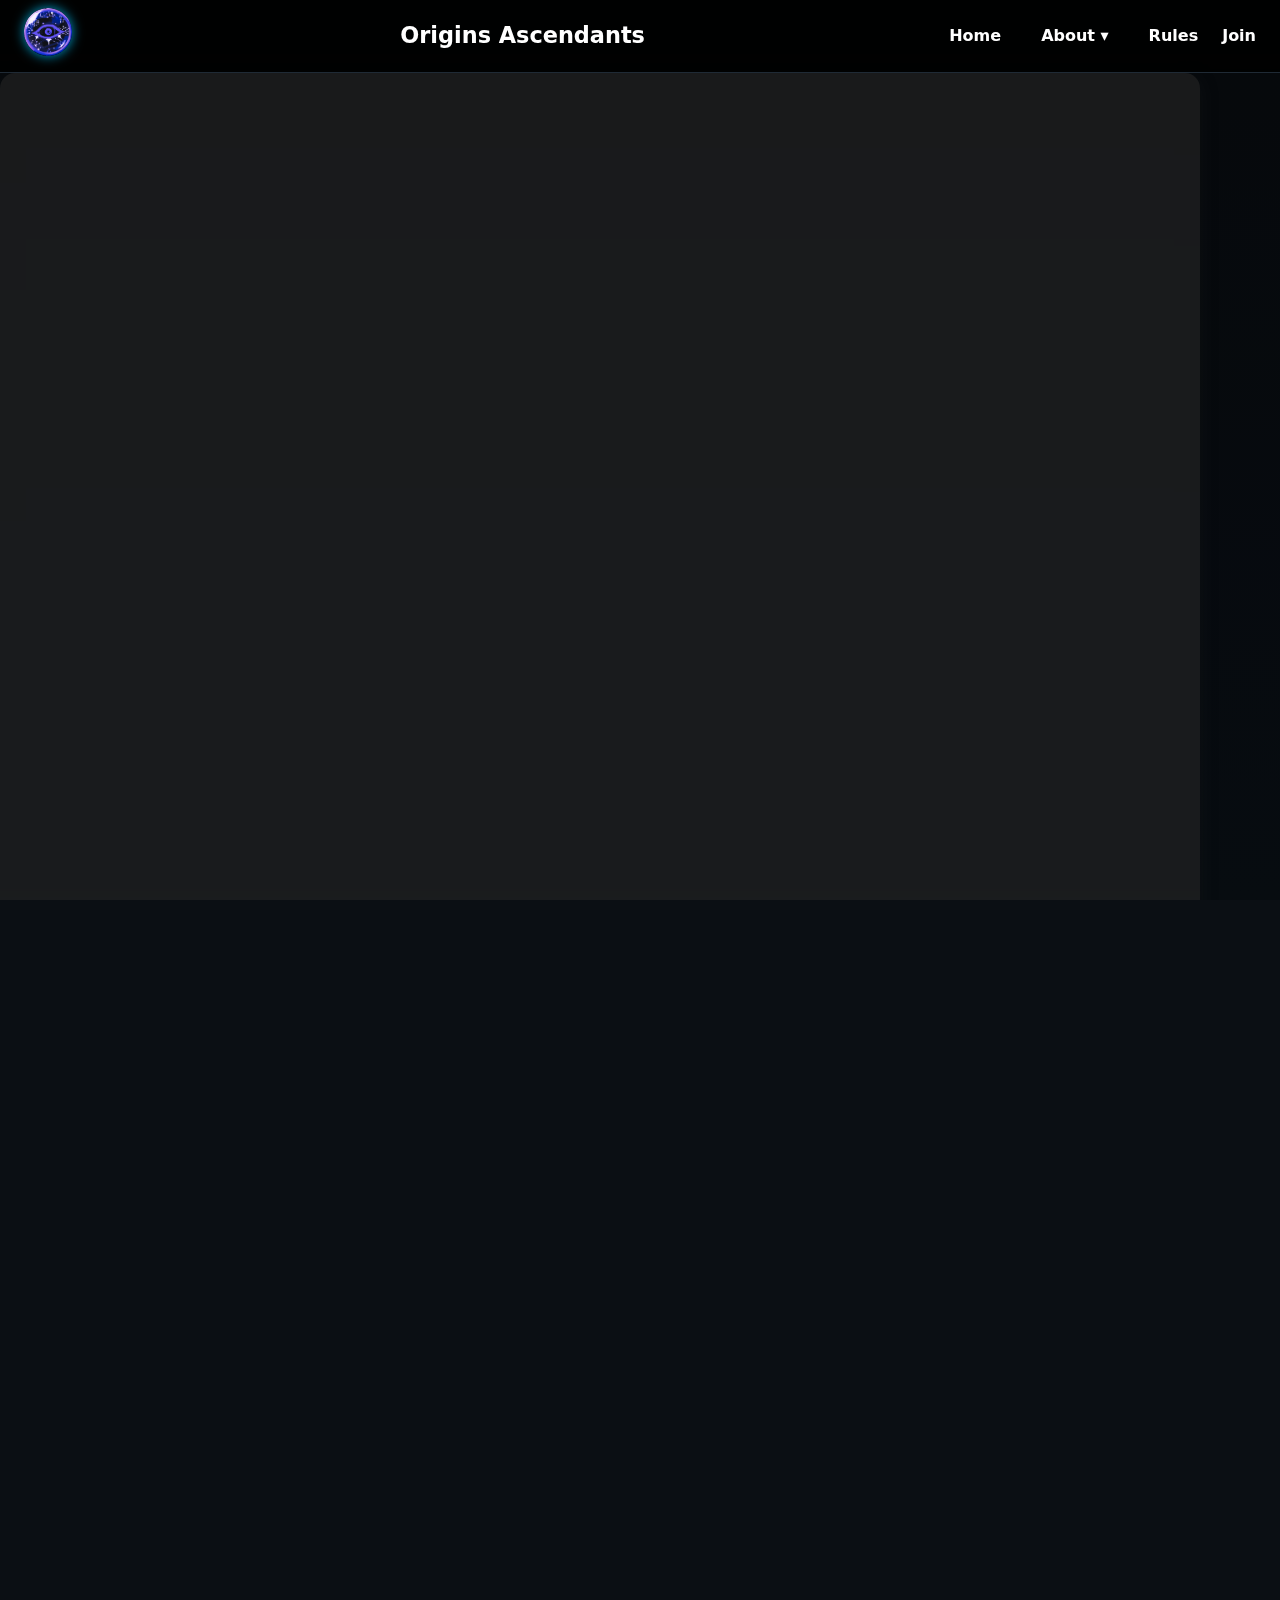
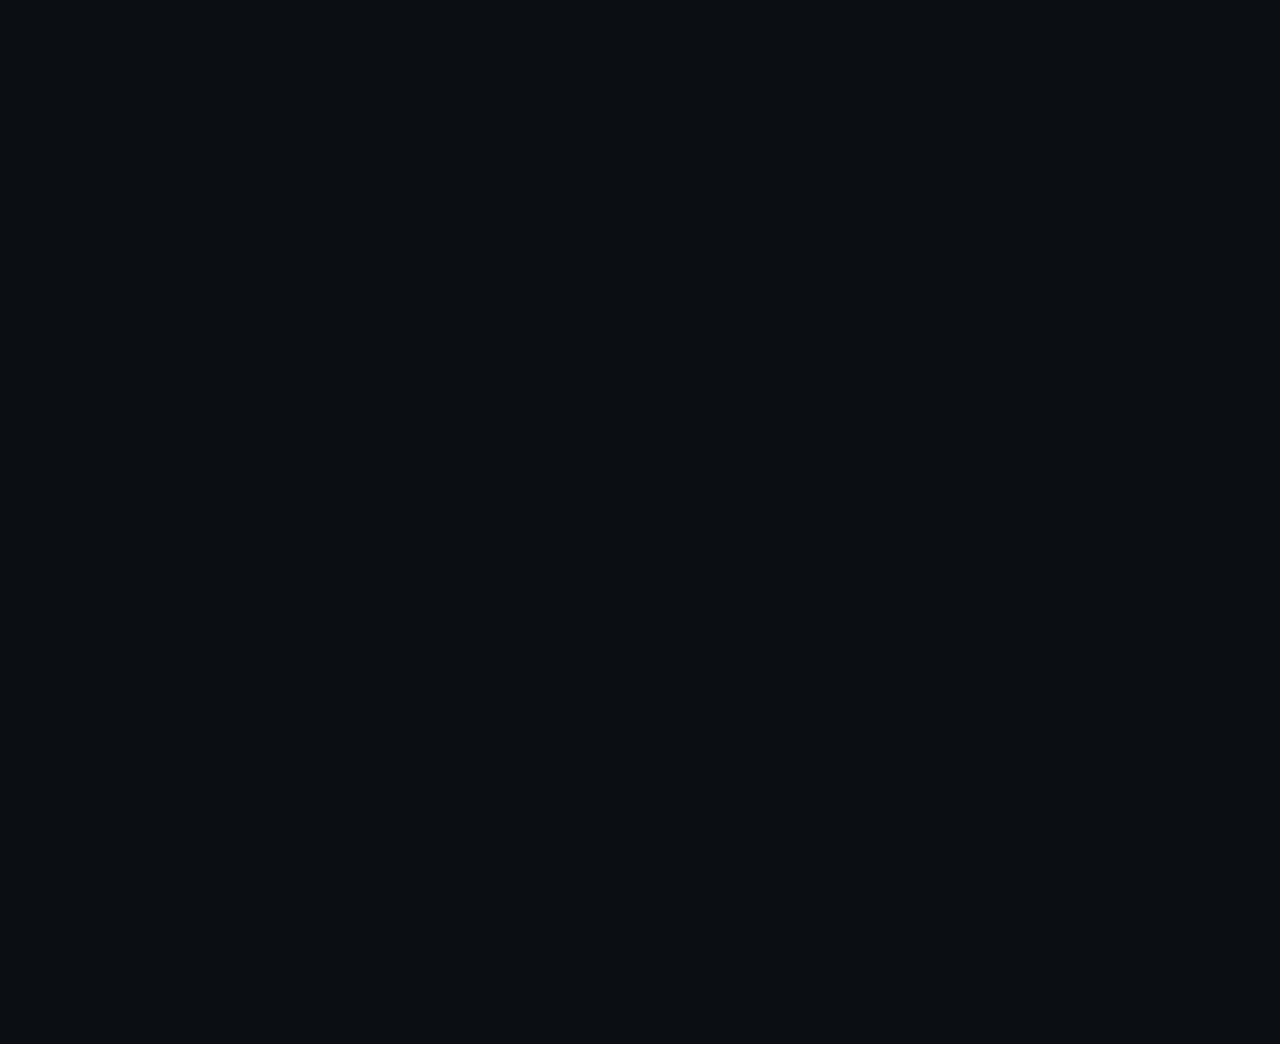
<file: wiki.html>
<!DOCTYPE html>
<html lang="en">
<head>
  <meta charset="UTF-8">
  <meta name="viewport" content="width=device-width, initial-scale=1.0">
  <title>Origins Ascendants - Wiki</title>
  <link rel="stylesheet" href="css/style.css">
  <link rel="icon" href="assets/logo.png" type="image/png">
  <link rel="stylesheet" href="https://cdnjs.cloudflare.com/ajax/libs/font-awesome/6.4.0/css/all.min.css">
  <link rel="manifest" href="/manifest.json">
  <meta name="theme-color" content="#0b0b0b">
  <meta name="mobile-web-app-capable" content="yes">
  <meta name="apple-mobile-web-app-capable" content="yes">
  <link rel="apple-touch-icon" href="assets/logo.png">

  <style>
    * {
      margin: 0;
      padding: 0;
      box-sizing: border-box;
    }
    html, body {
      overflow-x: hidden;
    }
    body, html {
      margin: 0;
      padding: 0;
      height: 100%;
      background: #0b0f14;
    }   
    body {
      margin: 0;
      font-family: system-ui, -apple-system, "Segoe UI", Roboto, Helvetica, Arial, sans-serif;
      background: linear-gradient(180deg, #0b0f14, #0c141c);
      color: #e8f0f7;
    }

    header.site-header {
      display: flex;
      align-items: center;
      justify-content: space-between;
      padding: 0.5rem 1.5rem;
      position: sticky;
      top: 0;
      background: rgba(0,0,0,0.85);
      backdrop-filter: blur(8px);
      z-index: 1000;
      border-bottom: 1px solid #1f2a35;
    }

    .logo-container img {
      width: 48px;
      height: 48px;
      border-radius: 50%;
      box-shadow: 0 0 12px rgba(0, 200, 255, 0.8);
    }

    .site-title {
      font-size: 1.4rem;
      font-weight: 700;
      margin-left: 0.5rem;
      color: #fff;
      display: inline-block;
    }

    nav.nav-links {
      display: flex;
      align-items: center;
      gap: 1.5rem;
    }

    nav.nav-links a {
      color: #fff;
      text-decoration: none;
      font-weight: 600;
      transition: color 0.2s;
    }

    nav.nav-links a:hover,
    nav.nav-links a.active {
      color: #ffb400;
    }

    .dropdown { position: relative; }
    .dropdown-content {
      position: absolute;
      top: 100%;
      left: 0;
      background: rgba(20,20,20,0.95);
      border: 1px solid rgba(255,255,255,0.1);
      display: none;
      flex-direction: column;
      min-width: 160px;
      border-radius: 6px;
    }
    .dropdown:hover .dropdown-content { display: flex; }
    .dropdown-content a { padding: 0.5rem 1rem; white-space: nowrap; }
    .dropdown-content a:hover { background: rgba(255,255,255,0.05); }

    main.container {
      flex: 1;
      display: flex;
      flex-direction: column;
      width: 100vw;
      height: 250vh;
      margin: 0;
      padding: 0;
      box-sizing: border-box;
    }

    iframe.wiki-frame {
      flex: 1;
      width: 100%;
      height: 100%;
      border: none;
      display: block;
      box-sizing: border-box;
    }

    footer {
      color: #9fb3c8;
      font-size: 0.85rem;
      border-top: 1px solid #1f2a35;
      padding: 1rem;
      text-align: center;
      margin-top: 2rem;
    }
  </style>
</head>
<body>
  <!-- ✦ BACKGROUND SLIDER -->
  <div class="background-carousel">
    <div class="slide active" style="background-image: url('assets/bg1.jpg');"></div>
    <div class="slide" style="background-image: url('assets/bg2.jpg');"></div>
    <div class="slide" style="background-image: url('assets/bg3.jpg');"></div>
    <div class="slide" style="background-image: url('assets/bg4.jpg');"></div>
    <div class="slide" style="background-image: url('assets/bg5.jpg');"></div>
    <div class="slide" style="background-image: url('assets/bg6.jpg');"></div>
    <div class="slide" style="background-image: url('assets/bg7.jpg');"></div>
    <div class="slide" style="background-image: url('assets/bg8.jpg');"></div>
    <div class="slide" style="background-image: url('assets/bg9.jpg');"></div>
    <div class="slide" style="background-image: url('assets/bg10.jpg');"></div>
    <div class="slide" style="background-image: url('assets/bg11.jpg');"></div>
    <div class="slide" style="background-image: url('assets/bg12.jpg');"></div>
    <div class="slide" style="background-image: url('assets/bg13.jpg');"></div>
  </div>
  <div class="background-overlay"></div>
  <!-- ✦ PAGE CONTENT BELOW -->
  <a class="skip-link" href="#main-content">Skip to content</a>
  <header class="site-header">
    <div class="logo-container">
      <a href="index.html" aria-label="Home">
        <img src="assets/logo.png" alt="Origins Ascendants Logo" class="site-logo" />
      </a>
    </div>
    <h1 class="site-title">Origins Ascendants</h1>
    <button class="menu-toggle" aria-label="Menu" aria-expanded="false">
      <span class="hamburger" aria-hidden="true"></span>
    </button>
    <nav class="nav-links" id="navMenu" aria-label="Main navigation">
      <a href="index.html">Home</a>
      <div class="dropdown">
        <a href="about.html" class="dropbtn">About ▾</a>
        <div class="dropdown-content">
          <a href="wiki.html">Wiki</a>
          <a href="origins.html">Origins</a>
          <a href="map.html">Map</a>
        </div>
      </div>
  <a href="rule.html">Rules</a>
      <a href="contact.html">Join</a>
    </nav>
    <div id="pwa-install" class="pwa-install" hidden aria-hidden="true" role="dialog" aria-live="polite">
      <span class="pwa-message">Add Origins Ascendants to your home screen for quick access.</span>
      <button id="installBtn" class="btn-primary">Install</button>
      <button id="dismissInstall" class="btn-secondary" aria-label="Dismiss install prompt">Later</button>
    </div>
  </header>

  <!-- Main content -->
  <main id="main-content" class="container">
        <iframe class="wiki-frame" src="https://wiki.originsascendants.com/docs" title="Origins Ascendants Wiki"></iframe>
  </main>


  <!-- ✦ FOOTER -->
  <footer class="site-footer">
    <div class="footer-container">
      <div class="footer-column">
        <h4>About</h4>
        <p>Origins Ascendants is a custom Minecraft server blending the best of Java and Bedrock gameplay with powerful Origins and plugins.</p>
      </div>
      <div class="footer-column">
        <h4>Quick Links</h4>
        <ul>
          <li><a href="about.html">About</a></li>
          <li><a href="origins.html">Origins</a></li>
          <li><a href="rule.html">Rules</a></li>
          <li><a href="contact.html">Join</a></li>
        </ul>
      </div>
      <div class="footer-column">
        <h4>Connect</h4>
        <ul class="social-links">
          <li><a href="https://discord.gg/uJdq9qrRSZ" target="_blank" rel="noopener noreferrer"><i class="fab fa-discord"></i> Discord</a></li>
          <li><a href="#"><i class="fab fa-youtube"></i> YouTube</a></li>
          <li><a href="#"><i class="fab fa-tiktok"></i> TikTok</a></li>
        </ul>
      </div>
    </div>
    <div class="footer-bottom">
      <p>&copy; 2025 Origins Ascendants. All rights reserved.</p>
    </div>
  </footer>

  <script src="js/script.js"></script>
</body>
</html>
</file>
<file: css/style.css>
/* Reset and Base Styles */
body {
  font-family: 'Segoe UI', sans-serif;
  margin: 0;
  padding: 0;
  background: url('../assets/bg.jpg') no-repeat center center fixed;
  background-size: cover;
  color: #fff;
  line-height: 1.6;
}
body {
  opacity: 0;
  transition: opacity 1s ease-in-out;
}

body.loaded {
  opacity: 1;
}

/* Skip to content link (visually hidden until focused) */
.skip-link {
  position: absolute;
  left: -9999px;
  top: auto;
  width: 1px;
  height: 1px;
  overflow: hidden;
}
.skip-link:focus {
  left: 1rem;
  top: 1rem;
  width: auto;
  height: auto;
  background: rgba(0,0,0,0.9);
  color: #fff;
  padding: .5rem .75rem;
  border-radius: 6px;
  z-index: 2000;
}


a {
  color: #0078D4;
  text-decoration: none;
}

ul {
  padding: 0;
  list-style: none;
}

/* Navigation */
.navbar {
  background: #222;
  padding: 0.8em 1em;
  text-align: center;
}

.navbar ul {
  display: flex;
  justify-content: center;
  gap: 2em;
}

.navbar a {
  color: white;
  font-weight: bold;
}

/* Hero Banner */
.hero {
  display: flex;
  justify-content: center;
  align-items: center;
  text-align: center;

  height: 100vh; /* <-- Increase hero height (70% of screen) */
  padding: 2rem;

  color: white; /* Ensures text stands out */
}

.hero h2 {
  font-size: clamp(1.8rem, 8.5vw, 3rem);
  font-weight: 700;
  margin: 0;
  line-height: 1.02;
  text-shadow: 1px 1px 6px rgba(0,0,0,0.6); /* subtle shadow for readability */
}

.hero-content h1 {
  font-size: 3rem;
  margin-bottom: 0.3em;
}

.hero-content p {
  font-size: 1.25rem;
  margin-bottom: 1em;
}
.hero-divider {
  height: 150px; /* Adjust height as needed */
  background: rgba(255, 255, 255, 0.05); /* Light glass shimmer */
  backdrop-filter: blur(4px);
  -webkit-backdrop-filter: blur(4px);
  margin: 2em 0;
  border-radius: 25px;
  box-shadow: 0 2px 12px rgba(0, 0, 0, 0.3);
}
.hero-divider .placeholder-text {
  text-align: center;
  color: rgba(255, 255, 255, 0.2);
  font-size: 2rem;
  margin-top: 3rem;
  letter-spacing: 2px;
}

.btn-primary {
  background: #ff9800;
  color: white;
  padding: 0.8em 1.5em;
  border-radius: 5px;
  display: inline-block;
  font-weight: bold;
}

/* Layout Container */
.container {
  max-width: 1100px;
  margin: 0 auto;
  padding: 3em 1.5em;

  background: rgba(39, 39, 39, 0.6);
  backdrop-filter: blur(10px);
  -webkit-backdrop-filter: blur(10px);
  border-radius: 15px;
  box-shadow: 0 4px 20px rgba(39, 39, 39, 0.2);
  color: #fff;
}


/* Features Section */
.features .grid {
  display: grid;
  grid-template-columns: repeat(auto-fit, minmax(250px, 1fr));
  gap: 1.5em;
  margin-top: 1em;
}

.card {
  background: rgba(39, 39, 39, 0.6);;  /* dark glass effect */
  backdrop-filter: blur(10px);
  -webkit-backdrop-filter: blur(10px);
  color: #fff;
  border-radius: 15px;
  padding: 1.5em;
  box-shadow: 0 4px 12px rgba(39, 39, 39, 0.2);
  text-align: center;
  transition: transform 0.3s ease;
}


.card:hover {
  transform: translateY(-5px);
}

.card h4 {
  margin-top: 0;
}

/* Call-to-Action Section */
.cta {
  background: rgba(39, 39, 39, 0.6); /* darker translucent */
  backdrop-filter: blur(8px);
  -webkit-backdrop-filter: blur(8px);
  color: #eee;
  text-align: center;
  padding: 2.5em 1em;
  margin-top: 2em;
  border-radius: 8px;
}

.cta a {
  margin-top: 1em;
  display: inline-block;
}

/* Footer */
footer {
  background: #222;
  color: #aaa;
  text-align: center;
  padding: 1em;
  margin-top: 2em;
}
/* Only affects homepage */
.home-sections {
  max-width: 1200px;
  margin: 0 auto;
  padding: 3em 1.5em;
  display: grid;
  grid-template-columns: repeat(auto-fit, minmax(320px, 1fr));
  gap: 2em;
  align-items: start;
}

.home-sections .glass-box {
  background: rgba(39, 39, 39, 0.65); 
  backdrop-filter: blur(12px);
  -webkit-backdrop-filter: blur(12px);
  border-radius: 15px;
  padding: 2em;
  color: #fff;
  box-shadow: 0 4px 20px rgba(0, 0, 0, 0.4);
  transition: transform 0.3s ease, box-shadow 0.3s ease;
}

.home-sections .glass-box:hover {
  transform: translateY(-5px);
  box-shadow: 0 6px 25px rgba(0, 0, 0, 0.6);
}

/* Layering effect only on homepage */
.home-sections .glass-box.intro {
  transform: translateY(-40px);
}
.home-sections .glass-box.features {
  transform: translateY(0);
}
.home-sections .glass-box.cta {
  transform: translateY(40px);
}

/* Hover states while staggered */
.home-sections .glass-box.intro:hover { transform: translateY(-45px); }
.home-sections .glass-box.features:hover { transform: translateY(-5px); }
.home-sections .glass-box.cta:hover { transform: translateY(35px); }

/* Reset to normal stacking on mobile */
@media (max-width: 768px) {
  .home-sections .glass-box {
    transform: translateY(0);
  }
}


/* ✦ Background Carousel */
.background-carousel {
  background: #111; /* fallback background */
  position: fixed;
  top: 0;
  left: 0;
  width: 100%;
  height: 100%;
  z-index: -1;
  overflow: hidden;
}
.background-overlay {
  position: fixed;
  top: 0;
  left: 0;
  width: 100vw;
  height: 100vh;
  background: rgba(0, 0, 0, 0.4); /* Adjust opacity to taste */
  z-index: 0;
  pointer-events: none;
}


.background-carousel .slide {
  position: absolute;
  width: 100%;
  height: 100%;
  background-position: center;
  background-size: cover;
  opacity: 0;
  transition: opacity 2s ease-in-out;
}

.background-carousel .slide.active {
  opacity: 1;
}
.site-header {
  display: flex;
  align-items: center;
  justify-content: space-between;
  padding: 1em 2em;
  background-color: rgba(0, 0, 0, 0.6);
  backdrop-filter: blur(6px);
  position: sticky;
  top: 0;
  z-index: 10;
}

.logo-container {
  display: flex;
  align-items: center;
}

.site-logo {
  width: 40px;
  height: auto;
  margin-right: 1em;
  border-radius: 50%;
  box-shadow: 0 0 10px #fff;
}

.site-title {
  font-size: 1.8rem;
  color: white;
  margin: 0;
}

@media (max-width: 880px) {
  /* Keep header inline but give it breathing room */
  .site-header {
    flex-direction: row;
    align-items: center;
    justify-content: space-between;
    padding: 0.6rem 1rem;
    gap: 0.75rem;
    min-height: 56px;
  }

  /* Slightly smaller logo and clear title spacing */
  .site-logo {
    width: 40px;
    height: 40px;
    margin-right: 0.5rem;
  }
  .site-title {
    font-size: 1.15rem;
    font-weight: 700;
    margin: 0 0.75rem 0 0;
  }

  /* Hamburger visible and comfortable to tap */
  .menu-toggle {
    display: flex;
    margin-left: auto;
    align-items: center;
    justify-content: center;
    z-index: 1100;
    width: 44px;
    height: 44px;
    border-radius: 8px;
  }

  /* Mobile nav panel width and spacing for touch targets */
  .nav-links {
    top: 56px; /* just under header */
    width: min(340px, 86vw);
    padding: 0.75rem 0;
    gap: 0.25rem;
  }
  .nav-links a, .nav-links .dropbtn { font-size: 1rem; padding: 0.9rem 1rem; }

  /* Hero: shorter and more breathable on mobile */
  .hero { height: 60vh; display:flex; align-items:center; justify-content:center; padding: 1rem 0; }
  .hero h2 { font-size: clamp(1.6rem, 9.5vw, 2.4rem); line-height:1.02; padding: 0 1rem; }
}

@media (max-width: 420px) {
  .site-logo { width: 34px; height: 34px; }
  .site-title { font-size: 1.0rem; }
  .hero { height: 55vh; }
  .hero h2 { font-size: clamp(1.4rem, 9.5vw, 1.9rem); }
}

/* Full-screen drawer + hero overlay improvements */
/* Applied at the end to override earlier mobile rules when necessary */
@media (max-width: 420px) {
  /* Make nav a full-screen drawer but hidden by default; only show when .show is added */
  .nav-links {
    position: fixed !important;
    inset: 0 0 0 0;
    width: 100% !important;
    height: 100vh !important;
    background: linear-gradient(180deg, rgba(6,12,18,0.98), rgba(6,12,18,0.98));
    display: flex !important;
    flex-direction: column;
    align-items: flex-start; /* left-align items */
    justify-content: flex-start;
    padding-top: 88px; /* leave space for header */
    gap: 0;
    z-index: 1200;
    overflow-y: auto;
    /* hidden by default, revealed when .show is toggled */
    visibility: hidden;
    opacity: 0;
    transform: translateY(-3%);
    pointer-events: none;
    transition: opacity 220ms ease, transform 220ms ease, visibility 220ms;
  }

  /* Show drawer when menu is opened */
  .nav-links.show {
    visibility: visible;
    opacity: 1;
    transform: translateY(0);
    pointer-events: auto;
  }

/* Ensure open nav sits above all other content (safety in case other pages override header z-index) */
.nav-links.show {
  z-index: 2147483000 !important;
}
.menu-toggle {
  z-index: 2147483001 !important;
}
.nav-links.show * { pointer-events: auto !important; }

/* Ensure any backdrop remains below the nav but above page content */
.nav-backdrop { z-index: 2147482000 !important; }

/* Defensive: always allow tapping the menu toggle and keep it topmost */
.menu-toggle {
  pointer-events: auto !important;
  z-index: 2147483999 !important;
}

/* debug pulse when defensive handler detects touch - temporary */
.menu-toggle.debug-pulse {
  box-shadow: 0 0 0 6px rgba(255,255,255,0.06) inset, 0 0 0 6px rgba(255,255,255,0.06);
  transform: scale(0.98);
  transition: transform 200ms ease, box-shadow 200ms ease;
}

/* temporary debug toggle button style */
.debug-toggle { display: none; }
@media (max-width: 768px) { .debug-toggle { display: block !important; } }

/* ensure backdrop is visible when it has .show (for slide-in mode) */
.nav-backdrop.show {
  display: block !important;
}

  /* Nav items are full-width and large touch targets, left aligned */
  .nav-links a,
  .nav-links .dropbtn,
  .nav-links .dropdown-content a {
    padding: 1.1rem 1.5rem;
    font-size: 1.05rem;
    width: 100%;
    box-sizing: border-box;
    border-bottom: 1px solid rgba(255,255,255,0.04);
    text-align: left;
  }

  /* Hide backdrop because drawer covers full screen */
  .nav-backdrop { display: none !important; }

  /* Prevent background from scrolling when nav open */
  body.nav-open {
    overflow: hidden;
    height: 100vh;
  }

  /* Hero overlay for better contrast, and keep hero content above overlay */
  .hero { position: relative; overflow: hidden; }
  .hero::before {
    content: '';
    position: absolute;
    inset: 0;
    background: linear-gradient(180deg, rgba(0,0,0,0.5), rgba(0,0,0,0.3));
    z-index: 0;
    pointer-events: none;
  }
  .hero h2 { position: relative; z-index: 1; text-align: center; padding: 0 1rem; }

  /* Make the header more visible on top of drawer context */
  .site-header { position: fixed; inset: 0 0 auto 0; z-index: 1300; }
  .menu-toggle { z-index: 1400; }
}

/* Small polish: slightly increased letter-spacing for headings for clarity */
.hero h2 { letter-spacing: -0.5px; }

.nav-links {
  display: flex;
  gap: 2em;
  align-items: center;
  justify-content: center;
}
.nav-links a {
  color: white;
  font-weight: bold;
  transition: color 0.3s;
}

.nav-links a:hover {
  color: #ff9800;
}
.nav-links a.active {
  color: #ff9800;
  text-decoration: underline;
}
.site-footer {
  background: rgba(0, 0, 0, 0.6);
  backdrop-filter: blur(6px);
  color: #ccc;
  padding: 3em 1.5em 1em;
  font-size: 0.95rem;
}

.footer-container {
  display: grid;
  grid-template-columns: repeat(auto-fit, minmax(220px, 1fr));
  gap: 2em;
  max-width: 1100px;
  margin: 0 auto;
}

.footer-column h4 {
  color: #fff;
  margin-bottom: 0.8em;
}

.footer-column ul {
  list-style: none;
  padding: 0;
  margin: 0;
}

.footer-column li {
  margin-bottom: 0.5em;
}

.footer-column a {
  color: #ccc;
  text-decoration: none;
  transition: color 0.3s;
}

.footer-column a:hover {
  color: #ff9800;
}

.footer-bottom {
  text-align: center;
  margin-top: 2em;
  border-top: 1px solid rgba(255,255,255,0.1);
  padding-top: 1em;
  font-size: 0.85rem;
  color: #999;
}

.site-header,
.container,
.site-footer {
  position: relative;
  z-index: 1;
}

/* Dropdown Container */
.dropdown {
  position: relative;
  display: inline-block;
}

/* Main Button */
.dropbtn {
  color: white;
  font-weight: bold;
  padding: 0.5em 1em;
  text-decoration: none;
}

/* Dropdown Content Box */
.dropdown-content {
  display: none;
  position: absolute;
  background: rgba(0, 0, 0, 0.8);
  backdrop-filter: blur(8px);
  -webkit-backdrop-filter: blur(8px);
  min-width: 160px;
  box-shadow: 0 4px 12px rgba(0,0,0,0.4);
  border-radius: 8px;
  z-index: 20;
}

/* Links inside Dropdown */
.dropdown-content a {
  color: white;
  padding: 0.75em 1em;
  text-decoration: none;
  display: block;
  transition: background 0.3s;
}

.dropdown-content a:hover {
  background: rgba(255, 255, 255, 0.1);
}

/* Keep dropdown visible when JS marks it active (used for touch/keyboard) */
.dropdown.active > .dropdown-content {
  display: flex;
  flex-direction: column;
}

/* Show on Hover */
.dropdown:hover .dropdown-content {
  display: block;
}

/* Hover effect on About link */
.dropdown:hover .dropbtn {
  color: #ff9800;
}
.map-container {
  position: relative;
  width: 100%;
  height: 700px;
  border-radius: 15px;
  overflow: hidden;
  background: rgba(0,0,0,0.7);
  backdrop-filter: blur(10px);
  -webkit-backdrop-filter: blur(10px);
}

.map-container iframe {
  width: 100%;
  height: 100%;
  border: none;
}

@media (max-width: 768px) {
  .map-container {
    height: 400px;
  }
}
.subpage-hero {
  display: flex;
  justify-content: center;
  align-items: center;
  text-align: center;

  height: 60vh;       /* Large space but not full screen */
  min-height: 500px;  /* Ensures it’s still tall on small screens */

  background: none;   /* No background color or overlay */
  margin: 0;
}

.subpage-hero h2 {
  font-size: 3rem;
  font-weight: bold;
  color: white;
  text-shadow: 2px 2px 8px rgba(0,0,0,0.7);
}
/* Origins page container grid */
main.container {
  max-width: 1200px;
  margin: 2rem auto 4rem;
  padding: 0 1rem;
  display: grid;
  grid-template-columns: repeat(auto-fit, minmax(320px, 1fr));
  gap: 1.8rem;
}

/* Card styling */
.origin-card {
  background: rgba(255 255 255 / 0.07);
  border-radius: 12px;
  padding: 1.6rem;
  box-shadow: 0 0 12px rgba(0, 150, 150, 0.25);
  display: flex;
  flex-direction: column;
  transition: transform 0.25s ease;
  position: relative;
  overflow: hidden;
  color: #b3b2b2;
}
.origin-card:hover,
.origin-card:focus-within {
  transform: translateY(-6px);
  box-shadow: 0 0 20px #33ccbb;
}

/* Background patterns by origin */
.origin-alchemist {
  background-image: repeating-radial-gradient(circle at top left, #c96ec6 0 10px, transparent 10px 20px);
}
.origin-arachnid {
  background-image: repeating-linear-gradient(45deg, #664e27 0 5px, #3a2a11 5px 10px);
}
.origin-bee {
  background-image: repeating-linear-gradient(60deg, #f9d71c 0 10px, #b58f00 10px 20px);
}
/* Add other origins similarly */

/* Card headings */
.origin-card h2 {
  margin-top: 0;
  color: #33ccbb;
  font-size: 1.5rem;
  margin-bottom: 0.8rem;
}

/* Summary and stats */
.origin-summary {
  font-size: 0.95rem;
  margin-bottom: 1rem;
  color: #848484;
}
.stats-section {
  font-size: 0.85rem;
  margin-bottom: 1rem;
  line-height: 1.25;
  max-height: 7.5rem;
  overflow-y: auto;
  color: #bbb;
  background: rgba(0,0,0,0.15);
  border-radius: 6px;
  padding: 0.6rem;
}

/* Ability icons container */
.abilities {
  display: flex;
  gap: 0.8rem;
  flex-wrap: wrap;
}

/* Ability icons */
.ability-icon {
  cursor: pointer;
  position: relative;
  color: #ffffff;
  font-size: 1.4rem;
  filter: drop-shadow(0 0 2px #e4e4e4);
  outline-offset: 2px;
}
.ability-icon:focus {
  outline: 2px solid #ffffff;
  outline-offset: 4px;
}

/* Tooltip styling */
.tooltip {
  position: absolute;
  bottom: 120%;
  left: 50%;
  transform: translateX(-50%) translateY(10px);
  background: rgba(50, 50, 50, 0.9);
  padding: 0.6rem 1rem;
  border-radius: 6px;
  color: #eee;
  font-size: 0.85rem;
  line-height: 1.2;
  white-space: pre-line;
  pointer-events: none;
  visibility: hidden;
  opacity: 0;
  transition: all 0.2s ease;
  width: 260px;
  z-index: 20;
  box-shadow: 0 0 8px rgba(255, 255, 255, 0.4);
}
.ability-icon:hover .tooltip,
.ability-icon:focus .tooltip {
  visibility: visible;
  opacity: 1;
  transform: translateX(-50%) translateY(0);
}

/* Responsive */
@media (max-width: 600px) {
  main.container {
    grid-template-columns: 1fr;
    margin: 1rem;
  }
}
/* Hamburger toggle button hidden by default (PC) */
.menu-toggle {
  display: none;
  font-size: 1.8rem;
  cursor: pointer;
  margin-left: auto;
}

/* visible hamburger lines */
.menu-toggle .hamburger {
  display: inline-block;
  width: 20px;
  height: 2px;
  background: #fff;
  position: relative;
}
.menu-toggle .hamburger::before,
.menu-toggle .hamburger::after {
  content: '';
  position: absolute;
  left: 0;
  width: 20px;
  height: 2px;
  background: #fff;
}
.menu-toggle .hamburger::before { top: -6px; }
.menu-toggle .hamburger::after { top: 6px; }

/* hamburger -> X animation when .open is present */
.menu-toggle.open .hamburger {
  background: transparent;
}
.menu-toggle.open .hamburger::before,
.menu-toggle.open .hamburger::after {
  top: 0;
  transform-origin: 50% 50%;
}
.menu-toggle.open .hamburger::before { transform: rotate(45deg); }
.menu-toggle.open .hamburger::after { transform: rotate(-45deg); }
.menu-toggle .hamburger,
.menu-toggle .hamburger::before,
.menu-toggle .hamburger::after {
  transition: transform 180ms ease, top 180ms ease, background 180ms ease;
}

/* Nav links default (desktop) */
.nav-links {
  display: flex;
  gap: 1.2rem;
  align-items: center;
}

/* Debug panel shown when a JS error is captured or to indicate script load */
#js-debug-panel {
  position: fixed;
  right: 8px;
  bottom: 8px;
  background: rgba(220,20,60,0.95);
  color: #fff;
  padding: 6px 10px;
  font-size: 12px;
  border-radius: 6px;
  z-index: 2147483999; /* above everything */
  max-width: 60vw;
  box-shadow: 0 2px 8px rgba(0,0,0,0.4);
  pointer-events: auto; /* allow taps so user can inspect */
}


/* Dropdown content (desktop) */
.dropdown-content {
  display: none;
  position: absolute;
  background: rgba(0,0,0,0.95);
  border-radius: 6px;
  margin-top: 0.5rem;
}

.dropdown:hover .dropdown-content {
  display: block;
}

/* =======================
   Mobile version
======================= */
@media (max-width: 768px) {
  /* Hamburger visible on mobile */
  .menu-toggle {
    display: block;
  }

  /* Nav links vertical and hidden by default */
  .nav-links {
    display: none; /* hidden until toggle */
    flex-direction: column;
    background: rgba(0,0,0,0.95);
    position: absolute;
    top: 60px;  /* adjust based on header height */
    right: 0;
    width: 200px;
    border-radius: 0 0 0 12px;
    padding: 0.5rem 0; /* compact padding */
    gap: 0; /* remove extra spacing */
  }

  .nav-links.show {
    display: flex;
  }

  /* Dropdown inside mobile nav */
  @media (max-width: 768px) {
    .dropdown-content {
      display: none;
      flex-direction: column;
    }
    .dropdown.active .dropdown-content {
      display: flex;
    }
  }


  .dropdown-content a {
    padding: 0.5rem 1rem; /* compact links */
  }

  /* Footer more compact */
  footer {
    font-size: 0.75rem;
    padding: 0.5rem 1rem;
  }
}
</file>
